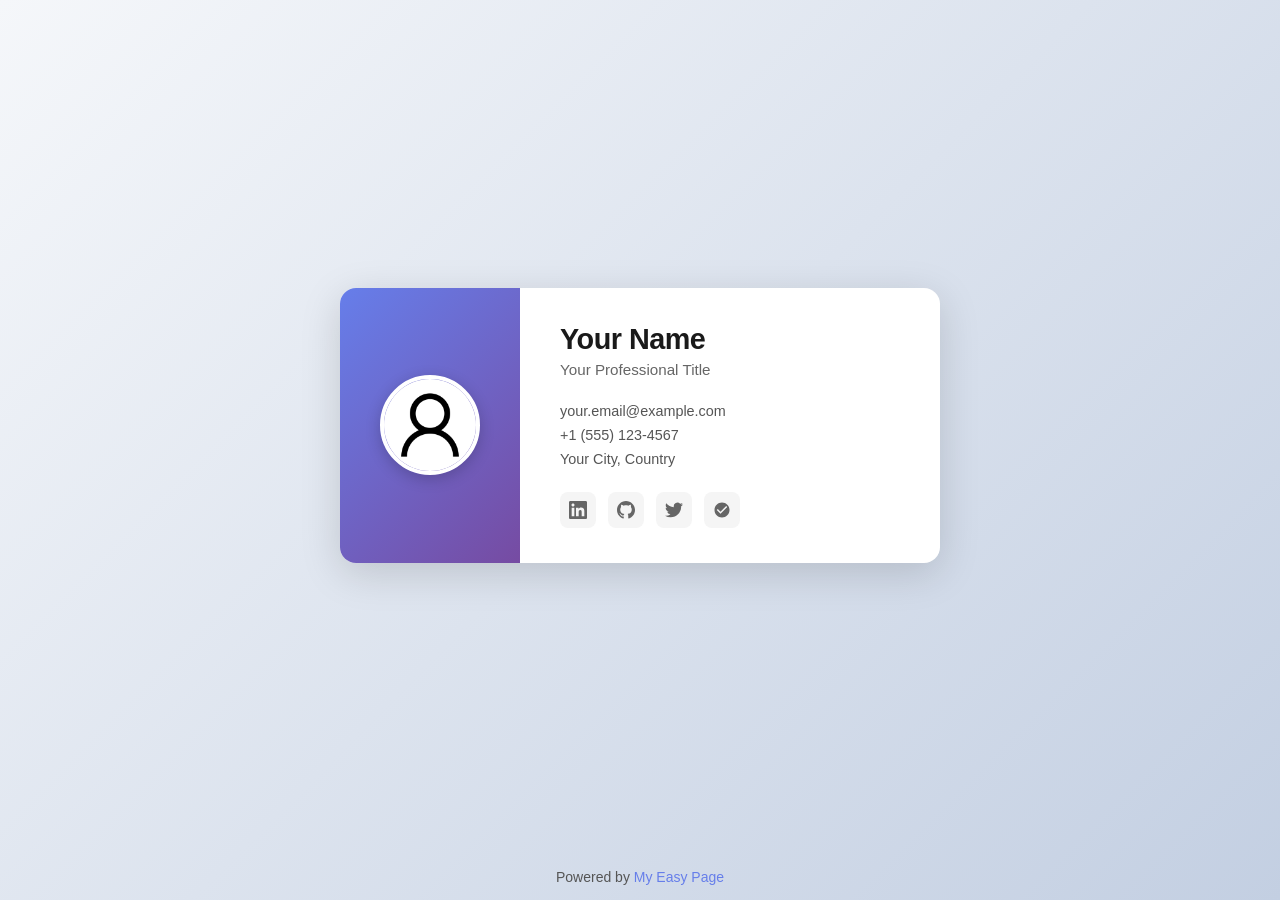
<file: business-card/business-card_template2/index.html>
<!DOCTYPE html>
<html lang="en">
<head>
    <meta charset="UTF-8">
    <meta name="viewport" content="width=device-width, initial-scale=1.0">
    <title>Your Name - Digital Business Card</title>
    <link rel="stylesheet" href="style.css">
</head>
<body>
    <!-- Digital Business Card Container -->
    <div class="business-card">
        
        <!-- Left Section with Avatar -->
        <div class="card-left">
            <img src="preview-images/image1.png" alt="Your Photo" class="avatar">
        </div>

        <!-- Right Section with Content -->
        <div class="card-right">
            <!-- Name and Title -->
            <h1 class="name">Your Name</h1>
            <p class="title">Your Professional Title</p>
            
            <!-- Contact Information -->
            <div class="contact-info">
                <div class="contact-item">
                    <span class="contact-text">your.email@example.com</span>
                </div>
                <div class="contact-item">
                    <span class="contact-text">+1 (555) 123-4567</span>
                </div>
                <div class="contact-item">
                    <span class="contact-text">Your City, Country</span>
                </div>
            </div>

            <!-- Social Media Links -->
            <div class="social-links">
                <a href="https://linkedin.com/in/yourname" class="social-link" target="_blank" title="LinkedIn">
                    <svg width="20" height="20" viewBox="0 0 24 24" fill="currentColor">
                        <path d="M20.447 20.452h-3.554v-5.569c0-1.328-.027-3.037-1.852-3.037-1.853 0-2.136 1.445-2.136 2.939v5.667H9.351V9h3.414v1.561h.046c.477-.9 1.637-1.85 3.37-1.85 3.601 0 4.267 2.37 4.267 5.455v6.286zM5.337 7.433c-1.144 0-2.063-.926-2.063-2.065 0-1.138.92-2.063 2.063-2.063 1.14 0 2.064.925 2.064 2.063 0 1.139-.925 2.065-2.064 2.065zm1.782 13.019H3.555V9h3.564v11.452zM22.225 0H1.771C.792 0 0 .774 0 1.729v20.542C0 23.227.792 24 1.771 24h20.451C23.2 24 24 23.227 24 22.271V1.729C24 .774 23.2 0 22.222 0h.003z"/>
                    </svg>
                </a>
                <a href="https://github.com/yourname" class="social-link" target="_blank" title="GitHub">
                    <svg width="20" height="20" viewBox="0 0 24 24" fill="currentColor">
                        <path d="M12 0c-6.626 0-12 5.373-12 12 0 5.302 3.438 9.8 8.207 11.387.599.111.793-.261.793-.577v-2.234c-3.338.726-4.033-1.416-4.033-1.416-.546-1.387-1.333-1.756-1.333-1.756-1.089-.745.083-.729.083-.729 1.205.084 1.839 1.237 1.839 1.237 1.07 1.834 2.807 1.304 3.492.997.107-.775.418-1.305.762-1.604-2.665-.305-5.467-1.334-5.467-5.931 0-1.311.469-2.381 1.236-3.221-.124-.303-.535-1.524.117-3.176 0 0 1.008-.322 3.301 1.23.957-.266 1.983-.399 3.003-.404 1.02.005 2.047.138 3.006.404 2.291-1.552 3.297-1.23 3.297-1.23.653 1.653.242 2.874.118 3.176.77.84 1.235 1.911 1.235 3.221 0 4.609-2.807 5.624-5.479 5.921.43.372.823 1.102.823 2.222v3.293c0 .319.192.694.801.576 4.765-1.589 8.199-6.086 8.199-11.386 0-6.627-5.373-12-12-12z"/>
                    </svg>
                </a>
                <a href="https://twitter.com/yourname" class="social-link" target="_blank" title="Twitter">
                    <svg width="20" height="20" viewBox="0 0 24 24" fill="currentColor">
                        <path d="M23.953 4.57a10 10 0 01-2.825.775 4.958 4.958 0 002.163-2.723c-.951.555-2.005.959-3.127 1.184a4.92 4.92 0 00-8.384 4.482C7.69 8.095 4.067 6.13 1.64 3.162a4.822 4.822 0 00-.666 2.475c0 1.71.87 3.213 2.188 4.096a4.904 4.904 0 01-2.228-.616v.06a4.923 4.923 0 003.946 4.827 4.996 4.996 0 01-2.212.085 4.936 4.936 0 004.604 3.417 9.867 9.867 0 01-6.102 2.105c-.39 0-.779-.023-1.17-.067a13.995 13.995 0 007.557 2.209c9.053 0 13.998-7.496 13.998-13.985 0-.21 0-.42-.015-.63A9.935 9.935 0 0024 4.59z"/>
                    </svg>
                </a>
                <a href="https://yourwebsite.com" class="social-link" target="_blank" title="Website">
                    <svg width="20" height="20" viewBox="0 0 24 24" fill="currentColor">
                        <path d="M12 2C6.48 2 2 6.48 2 12s4.48 10 10 10 10-4.48 10-10S17.52 2 12 2zm-2 15l-5-5 1.41-1.41L10 14.17l7.59-7.59L19 8l-9 9z"/>
                    </svg>
                </a>
            </div>
        </div>
    </div>

    <!-- Footer -->
    <footer class="page-footer">
        <p>Powered by <a href="https://github.com/HuibingLin/my-easy-page" target="_blank">My Easy Page</a></p>
    </footer>
</body>
</html>
</file>
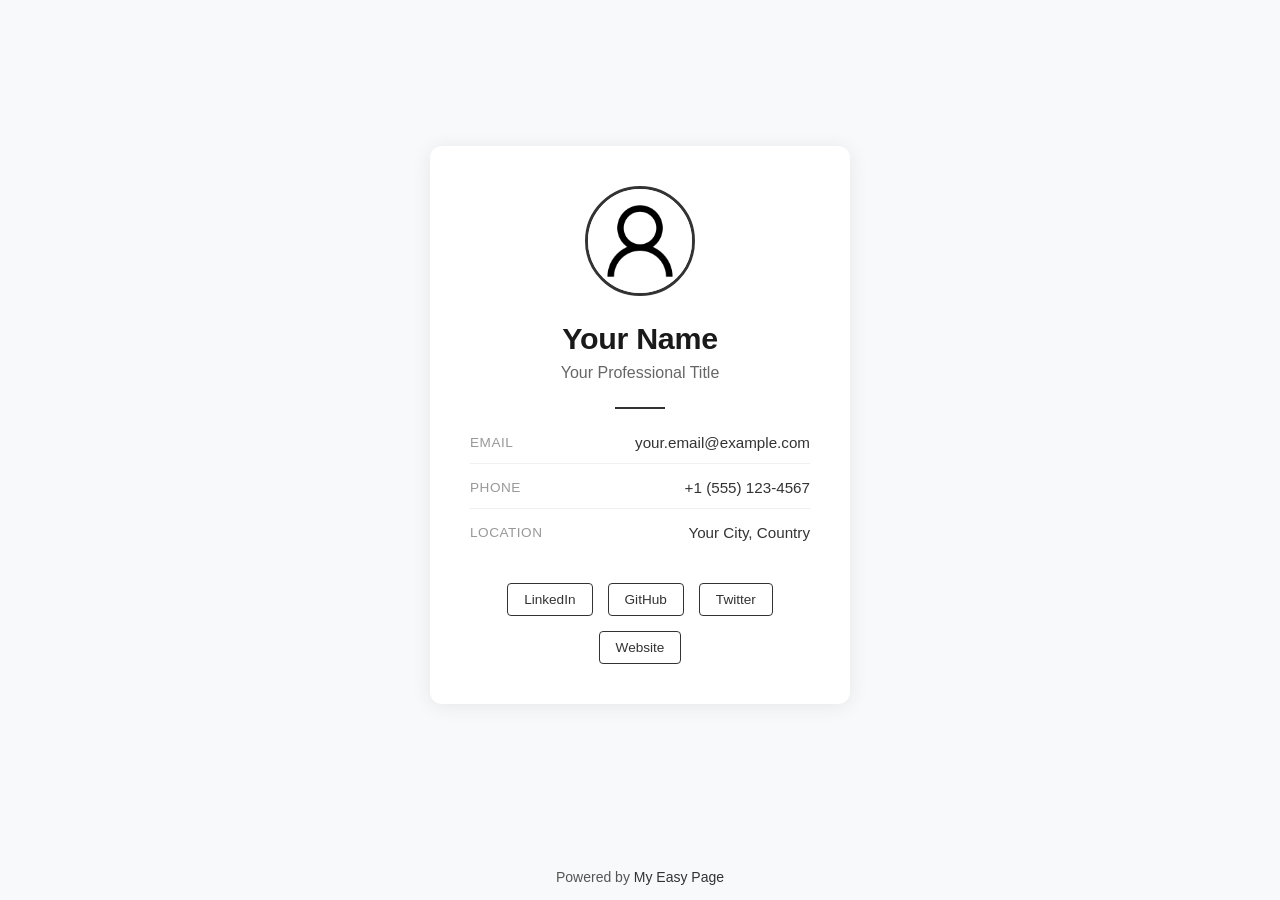
<file: business-card/business-card_template3/index.html>
<!DOCTYPE html>
<html lang="en">
<head>
    <meta charset="UTF-8">
    <meta name="viewport" content="width=device-width, initial-scale=1.0">
    <title>Your Name - Digital Business Card</title>
    <link rel="stylesheet" href="style.css">
</head>
<body>
    <!-- Digital Business Card Container -->
    <div class="business-card">
        
        <!-- Avatar Section -->
        <div class="avatar-section">
            <img src="preview-images/image1.png" alt="Your Photo" class="avatar">
        </div>

        <!-- Content Section -->
        <div class="content-section">
            <!-- Name and Title -->
            <h1 class="name">Your Name</h1>
            <p class="title">Your Professional Title</p>
            
            <!-- Divider -->
            <div class="divider"></div>
            
            <!-- Contact Information -->
            <div class="contact-info">
                <div class="contact-item">
                    <span class="contact-label">Email</span>
                    <span class="contact-value">your.email@example.com</span>
                </div>
                <div class="contact-item">
                    <span class="contact-label">Phone</span>
                    <span class="contact-value">+1 (555) 123-4567</span>
                </div>
                <div class="contact-item">
                    <span class="contact-label">Location</span>
                    <span class="contact-value">Your City, Country</span>
                </div>
            </div>

            <!-- Social Media Links -->
            <div class="social-links">
                <a href="https://linkedin.com/in/yourname" class="social-link" target="_blank" title="LinkedIn">LinkedIn</a>
                <a href="https://github.com/yourname" class="social-link" target="_blank" title="GitHub">GitHub</a>
                <a href="https://twitter.com/yourname" class="social-link" target="_blank" title="Twitter">Twitter</a>
                <a href="https://yourwebsite.com" class="social-link" target="_blank" title="Website">Website</a>
            </div>
        </div>
    </div>

    <!-- Footer -->
    <footer class="page-footer">
        <p>Powered by <a href="https://github.com/HuibingLin/my-easy-page" target="_blank">My Easy Page</a></p>
    </footer>
</body>
</html>
</file>
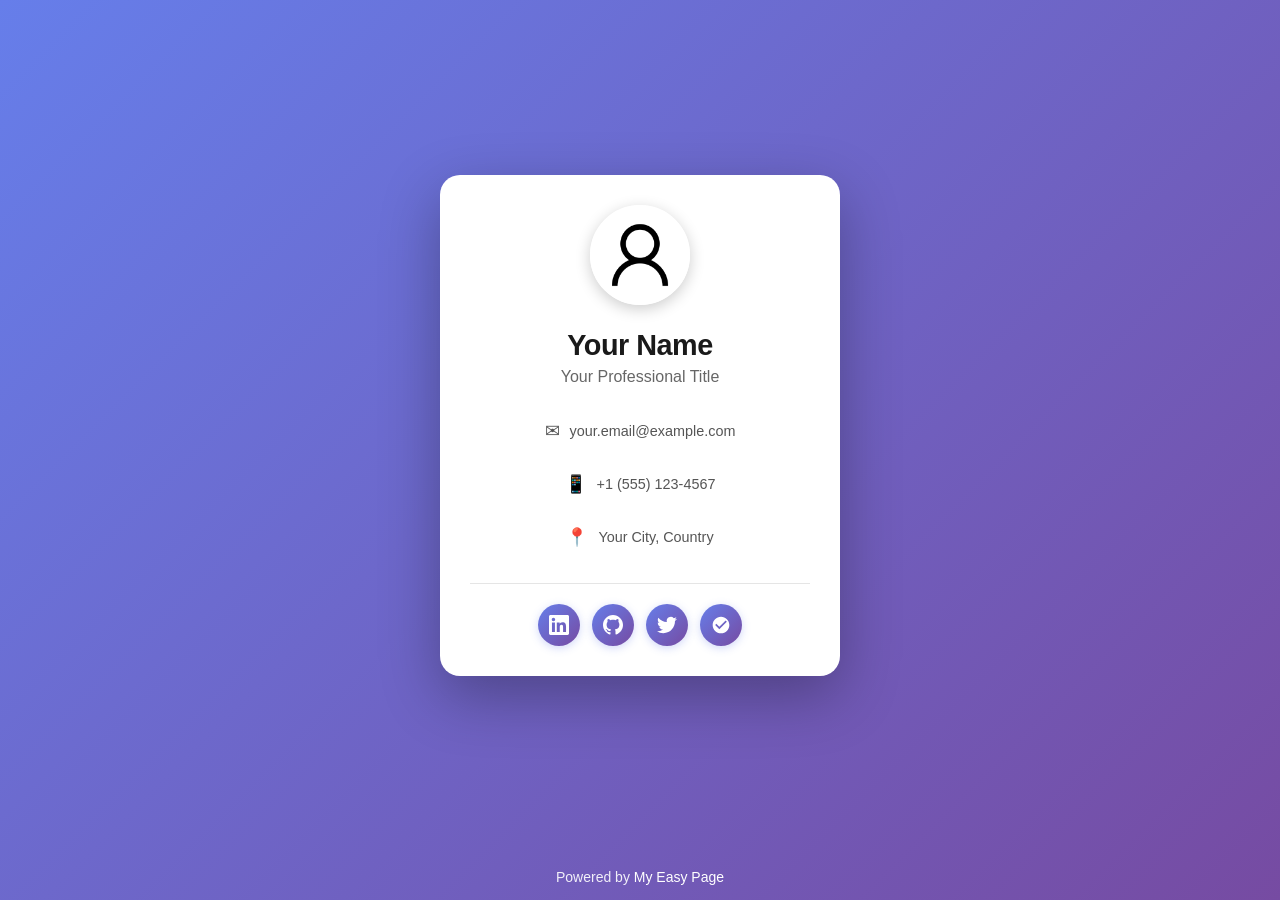
<file: business-card/business-card_template4/index.html>
<!DOCTYPE html>
<html lang="en">
<head>
    <meta charset="UTF-8">
    <meta name="viewport" content="width=device-width, initial-scale=1.0">
    <title>Your Name - Digital Business Card</title>
    <link rel="stylesheet" href="style.css">
</head>
<body>
    <!-- Digital Business Card Container -->
    <div class="business-card">
        
        <!-- Background Pattern -->
        <div class="bg-pattern"></div>
        
        <!-- Card Content -->
        <div class="card-content">
            <!-- Avatar -->
            <div class="avatar-wrapper">
                <img src="preview-images/image1.png" alt="Your Photo" class="avatar">
            </div>

            <!-- Name and Title -->
            <h1 class="name">Your Name</h1>
            <p class="title">Your Professional Title</p>
            
            <!-- Contact Information -->
            <div class="contact-info">
                <a href="mailto:your.email@example.com" class="contact-link">
                    <span class="icon">✉</span>
                    <span>your.email@example.com</span>
                </a>
                <a href="tel:+15551234567" class="contact-link">
                    <span class="icon">📱</span>
                    <span>+1 (555) 123-4567</span>
                </a>
                <div class="contact-link">
                    <span class="icon">📍</span>
                    <span>Your City, Country</span>
                </div>
            </div>

            <!-- Social Media Links -->
            <div class="social-links">
                <a href="https://linkedin.com/in/yourname" class="social-link" target="_blank" title="LinkedIn">
                    <svg width="22" height="22" viewBox="0 0 24 24" fill="currentColor">
                        <path d="M20.447 20.452h-3.554v-5.569c0-1.328-.027-3.037-1.852-3.037-1.853 0-2.136 1.445-2.136 2.939v5.667H9.351V9h3.414v1.561h.046c.477-.9 1.637-1.85 3.37-1.85 3.601 0 4.267 2.37 4.267 5.455v6.286zM5.337 7.433c-1.144 0-2.063-.926-2.063-2.065 0-1.138.92-2.063 2.063-2.063 1.14 0 2.064.925 2.064 2.063 0 1.139-.925 2.065-2.064 2.065zm1.782 13.019H3.555V9h3.564v11.452zM22.225 0H1.771C.792 0 0 .774 0 1.729v20.542C0 23.227.792 24 1.771 24h20.451C23.2 24 24 23.227 24 22.271V1.729C24 .774 23.2 0 22.222 0h.003z"/>
                    </svg>
                </a>
                <a href="https://github.com/yourname" class="social-link" target="_blank" title="GitHub">
                    <svg width="22" height="22" viewBox="0 0 24 24" fill="currentColor">
                        <path d="M12 0c-6.626 0-12 5.373-12 12 0 5.302 3.438 9.8 8.207 11.387.599.111.793-.261.793-.577v-2.234c-3.338.726-4.033-1.416-4.033-1.416-.546-1.387-1.333-1.756-1.333-1.756-1.089-.745.083-.729.083-.729 1.205.084 1.839 1.237 1.839 1.237 1.07 1.834 2.807 1.304 3.492.997.107-.775.418-1.305.762-1.604-2.665-.305-5.467-1.334-5.467-5.931 0-1.311.469-2.381 1.236-3.221-.124-.303-.535-1.524.117-3.176 0 0 1.008-.322 3.301 1.23.957-.266 1.983-.399 3.003-.404 1.02.005 2.047.138 3.006.404 2.291-1.552 3.297-1.23 3.297-1.23.653 1.653.242 2.874.118 3.176.77.84 1.235 1.911 1.235 3.221 0 4.609-2.807 5.624-5.479 5.921.43.372.823 1.102.823 2.222v3.293c0 .319.192.694.801.576 4.765-1.589 8.199-6.086 8.199-11.386 0-6.627-5.373-12-12-12z"/>
                    </svg>
                </a>
                <a href="https://twitter.com/yourname" class="social-link" target="_blank" title="Twitter">
                    <svg width="22" height="22" viewBox="0 0 24 24" fill="currentColor">
                        <path d="M23.953 4.57a10 10 0 01-2.825.775 4.958 4.958 0 002.163-2.723c-.951.555-2.005.959-3.127 1.184a4.92 4.92 0 00-8.384 4.482C7.69 8.095 4.067 6.13 1.64 3.162a4.822 4.822 0 00-.666 2.475c0 1.71.87 3.213 2.188 4.096a4.904 4.904 0 01-2.228-.616v.06a4.923 4.923 0 003.946 4.827 4.996 4.996 0 01-2.212.085 4.936 4.936 0 004.604 3.417 9.867 9.867 0 01-6.102 2.105c-.39 0-.779-.023-1.17-.067a13.995 13.995 0 007.557 2.209c9.053 0 13.998-7.496 13.998-13.985 0-.21 0-.42-.015-.63A9.935 9.935 0 0024 4.59z"/>
                    </svg>
                </a>
                <a href="https://yourwebsite.com" class="social-link" target="_blank" title="Website">
                    <svg width="22" height="22" viewBox="0 0 24 24" fill="currentColor">
                        <path d="M12 2C6.48 2 2 6.48 2 12s4.48 10 10 10 10-4.48 10-10S17.52 2 12 2zm-2 15l-5-5 1.41-1.41L10 14.17l7.59-7.59L19 8l-9 9z"/>
                    </svg>
                </a>
            </div>
        </div>
    </div>

    <!-- Footer -->
    <footer class="page-footer">
        <p>Powered by <a href="https://github.com/HuibingLin/my-easy-page" target="_blank">My Easy Page</a></p>
    </footer>
</body>
</html>
</file>
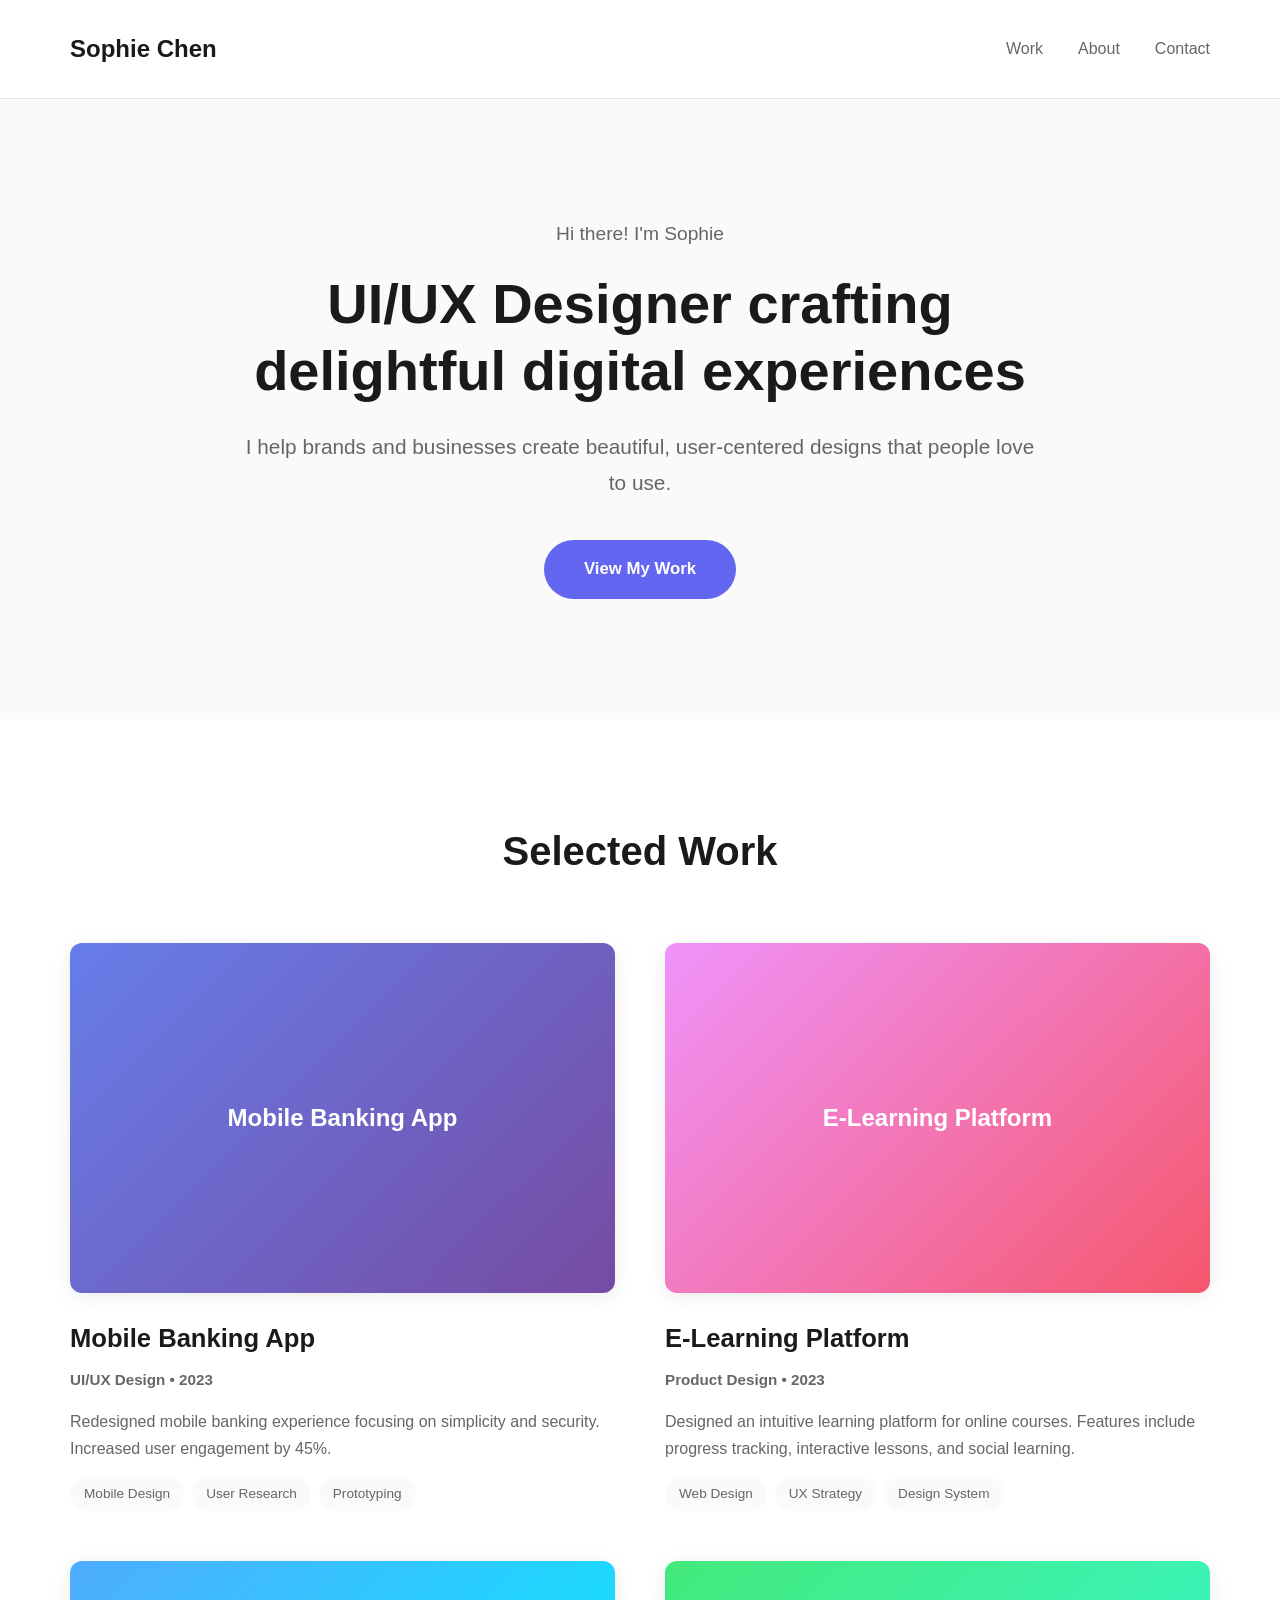
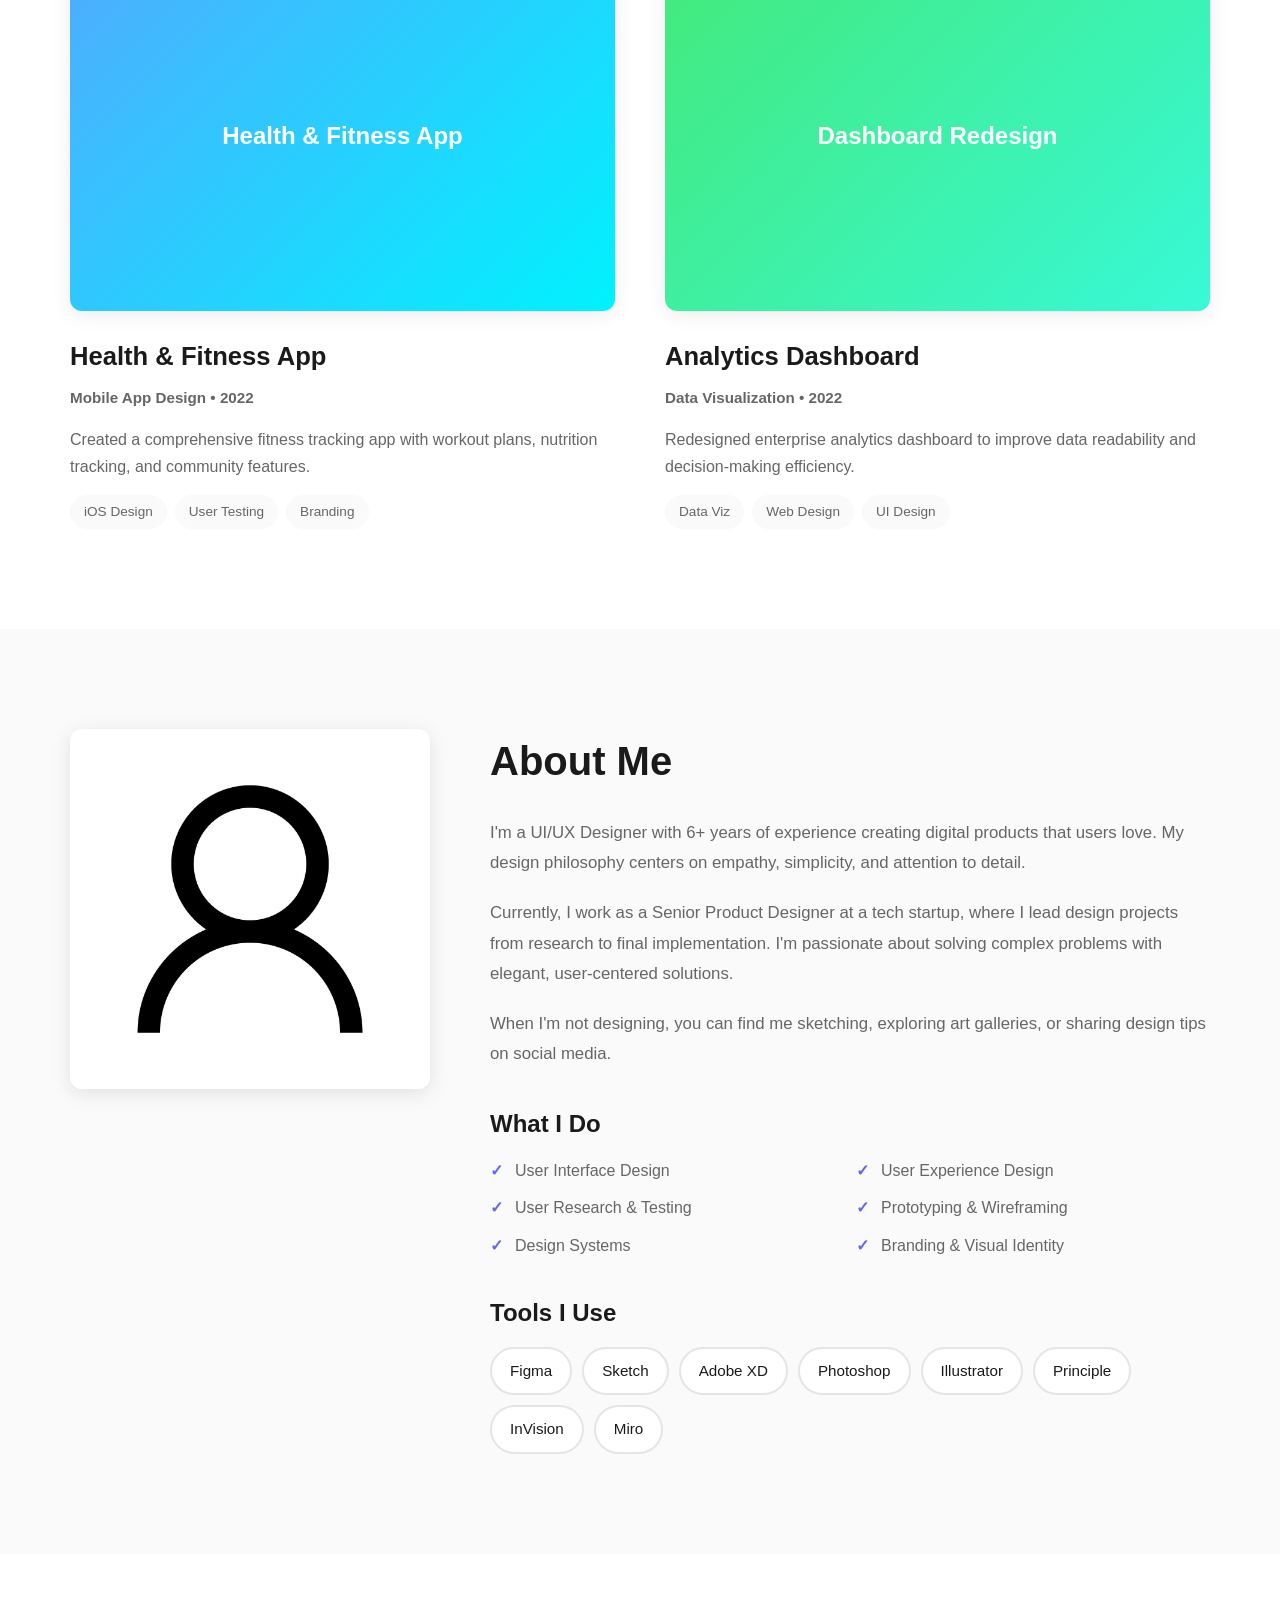
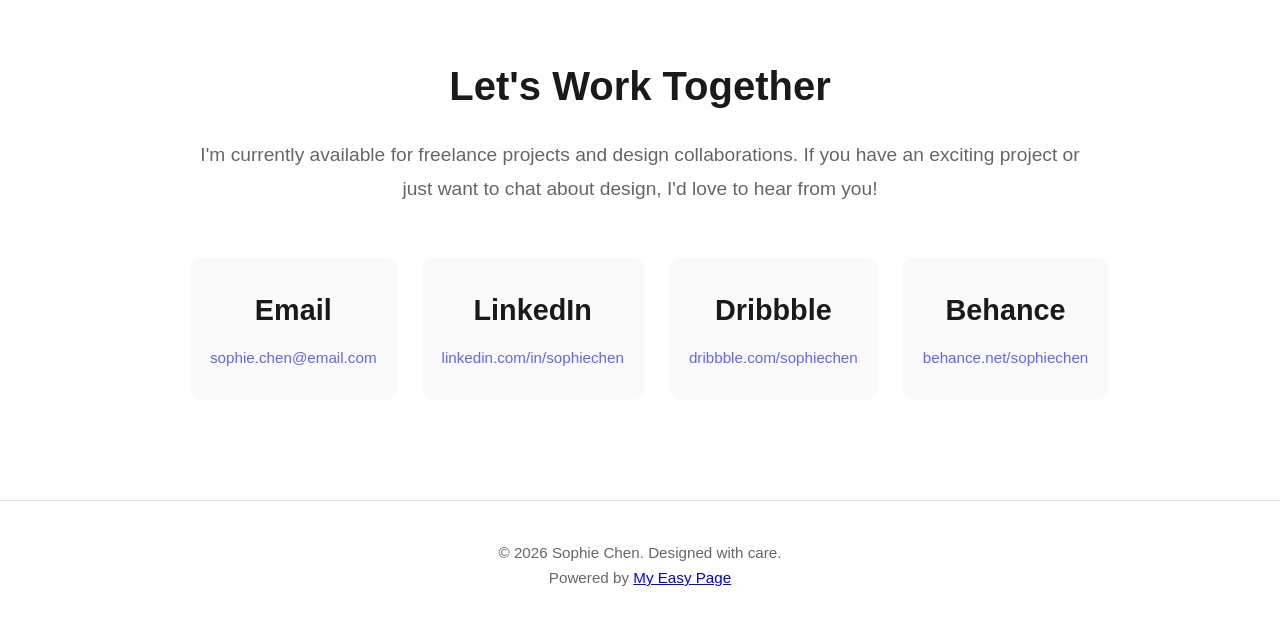
<file: professional/professional_template1/index.html>
<!DOCTYPE html>
<html lang="en">
<head>
    <meta charset="UTF-8">
    <meta name="viewport" content="width=device-width, initial-scale=1.0">
    <title>Sophie Chen - UI/UX Designer</title>
    <link rel="stylesheet" href="style.css">
</head>
<body>
    <!-- Header with navigation -->
    <header class="header">
        <div class="header-content">
            <h1 class="logo-text">Sophie Chen</h1>
            <nav>
                <a href="#work">Work</a>
                <a href="#about">About</a>
                <a href="#contact">Contact</a>
            </nav>
        </div>
    </header>

    <!-- Hero section with title -->
    <section class="hero-section">
        <div class="hero-inner">
            <p class="hero-intro">Hi there! I'm Sophie</p>
            <h2 class="hero-title">UI/UX Designer crafting delightful digital experiences</h2>
            <p class="hero-description">
                I help brands and businesses create beautiful, user-centered designs 
                that people love to use.
            </p>
            <a href="#work" class="cta-button">View My Work</a>
        </div>
    </section>

    <!-- Work/Portfolio section -->
    <section id="work" class="work-section">
        <div class="container">
            <h2 class="section-heading">Selected Work</h2>
            
            <!-- Portfolio grid -->
            <div class="portfolio-grid">
                
                <!-- Project 1 -->
                <div class="portfolio-item">
                    <div class="portfolio-image">
                        <!-- Replace with actual project image -->
                        <div class="placeholder-img" style="background: linear-gradient(135deg, #667eea 0%, #764ba2 100%);">
                            <span>Mobile Banking App</span>
                        </div>
                    </div>
                    <div class="portfolio-info">
                        <h3>Mobile Banking App</h3>
                        <p class="portfolio-role">UI/UX Design • 2023</p>
                        <p>Redesigned mobile banking experience focusing on simplicity and security. 
                           Increased user engagement by 45%.</p>
                        <div class="portfolio-tags">
                            <span>Mobile Design</span>
                            <span>User Research</span>
                            <span>Prototyping</span>
                        </div>
                    </div>
                </div>

                <!-- Project 2 -->
                <div class="portfolio-item">
                    <div class="portfolio-image">
                        <div class="placeholder-img" style="background: linear-gradient(135deg, #f093fb 0%, #f5576c 100%);">
                            <span>E-Learning Platform</span>
                        </div>
                    </div>
                    <div class="portfolio-info">
                        <h3>E-Learning Platform</h3>
                        <p class="portfolio-role">Product Design • 2023</p>
                        <p>Designed an intuitive learning platform for online courses. 
                           Features include progress tracking, interactive lessons, and social learning.</p>
                        <div class="portfolio-tags">
                            <span>Web Design</span>
                            <span>UX Strategy</span>
                            <span>Design System</span>
                        </div>
                    </div>
                </div>

                <!-- Project 3 -->
                <div class="portfolio-item">
                    <div class="portfolio-image">
                        <div class="placeholder-img" style="background: linear-gradient(135deg, #4facfe 0%, #00f2fe 100%);">
                            <span>Health & Fitness App</span>
                        </div>
                    </div>
                    <div class="portfolio-info">
                        <h3>Health & Fitness App</h3>
                        <p class="portfolio-role">Mobile App Design • 2022</p>
                        <p>Created a comprehensive fitness tracking app with workout plans, 
                           nutrition tracking, and community features.</p>
                        <div class="portfolio-tags">
                            <span>iOS Design</span>
                            <span>User Testing</span>
                            <span>Branding</span>
                        </div>
                    </div>
                </div>

                <!-- Project 4 -->
                <div class="portfolio-item">
                    <div class="portfolio-image">
                        <div class="placeholder-img" style="background: linear-gradient(135deg, #43e97b 0%, #38f9d7 100%);">
                            <span>Dashboard Redesign</span>
                        </div>
                    </div>
                    <div class="portfolio-info">
                        <h3>Analytics Dashboard</h3>
                        <p class="portfolio-role">Data Visualization • 2022</p>
                        <p>Redesigned enterprise analytics dashboard to improve data readability 
                           and decision-making efficiency.</p>
                        <div class="portfolio-tags">
                            <span>Data Viz</span>
                            <span>Web Design</span>
                            <span>UI Design</span>
                        </div>
                    </div>
                </div>

            </div>
        </div>
    </section>

    <!-- About section -->
    <section id="about" class="about-section">
        <div class="container">
            <div class="about-grid">
                <div class="about-image">
                    <img src="preview-images/image1.png" alt="Sophie Chen">
                </div>
                <div class="about-content">
                    <h2>About Me</h2>
                    <p>
                        I'm a UI/UX Designer with 6+ years of experience creating digital products 
                        that users love. My design philosophy centers on empathy, simplicity, and 
                        attention to detail.
                    </p>
                    <p>
                        Currently, I work as a Senior Product Designer at a tech startup, where I lead 
                        design projects from research to final implementation. I'm passionate about 
                        solving complex problems with elegant, user-centered solutions.
                    </p>
                    <p>
                        When I'm not designing, you can find me sketching, exploring art galleries, 
                        or sharing design tips on social media.
                    </p>

                    <h3>What I Do</h3>
                    <ul class="services-list">
                        <li>User Interface Design</li>
                        <li>User Experience Design</li>
                        <li>User Research & Testing</li>
                        <li>Prototyping & Wireframing</li>
                        <li>Design Systems</li>
                        <li>Branding & Visual Identity</li>
                    </ul>

                    <h3>Tools I Use</h3>
                    <div class="tools-list">
                        <span>Figma</span>
                        <span>Sketch</span>
                        <span>Adobe XD</span>
                        <span>Photoshop</span>
                        <span>Illustrator</span>
                        <span>Principle</span>
                        <span>InVision</span>
                        <span>Miro</span>
                    </div>
                </div>
            </div>
        </div>
    </section>

    <!-- Contact section -->
    <section id="contact" class="contact-section">
        <div class="container">
            <div class="contact-content">
                <h2>Let's Work Together</h2>
                <p>
                    I'm currently available for freelance projects and design collaborations. 
                    If you have an exciting project or just want to chat about design, 
                    I'd love to hear from you!
                </p>
                <div class="contact-methods">
                    <div class="contact-card">
                        <h3>Email</h3>
                        <a href="mailto:sophie.chen@email.com">sophie.chen@email.com</a>
                    </div>
                    <div class="contact-card">
                        <h3>LinkedIn</h3>
                        <a href="https://linkedin.com">linkedin.com/in/sophiechen</a>
                    </div>
                    <div class="contact-card">
                        <h3>Dribbble</h3>
                        <a href="https://dribbble.com">dribbble.com/sophiechen</a>
                    </div>
                    <div class="contact-card">
                        <h3>Behance</h3>
                        <a href="https://behance.net">behance.net/sophiechen</a>
                    </div>
                </div>
            </div>
        </div>
    </section>

    <!-- Footer -->
    <footer class="footer">
        <div class="container">
            <p>&copy; 2026 Sophie Chen. Designed with care.</p>
            <p>Powered by <a href="https://github.com/HuibingLin/my-easy-page" target="_blank">My Easy Page</a></p>
        </div>
    </footer>
</body>
</html>
</file>
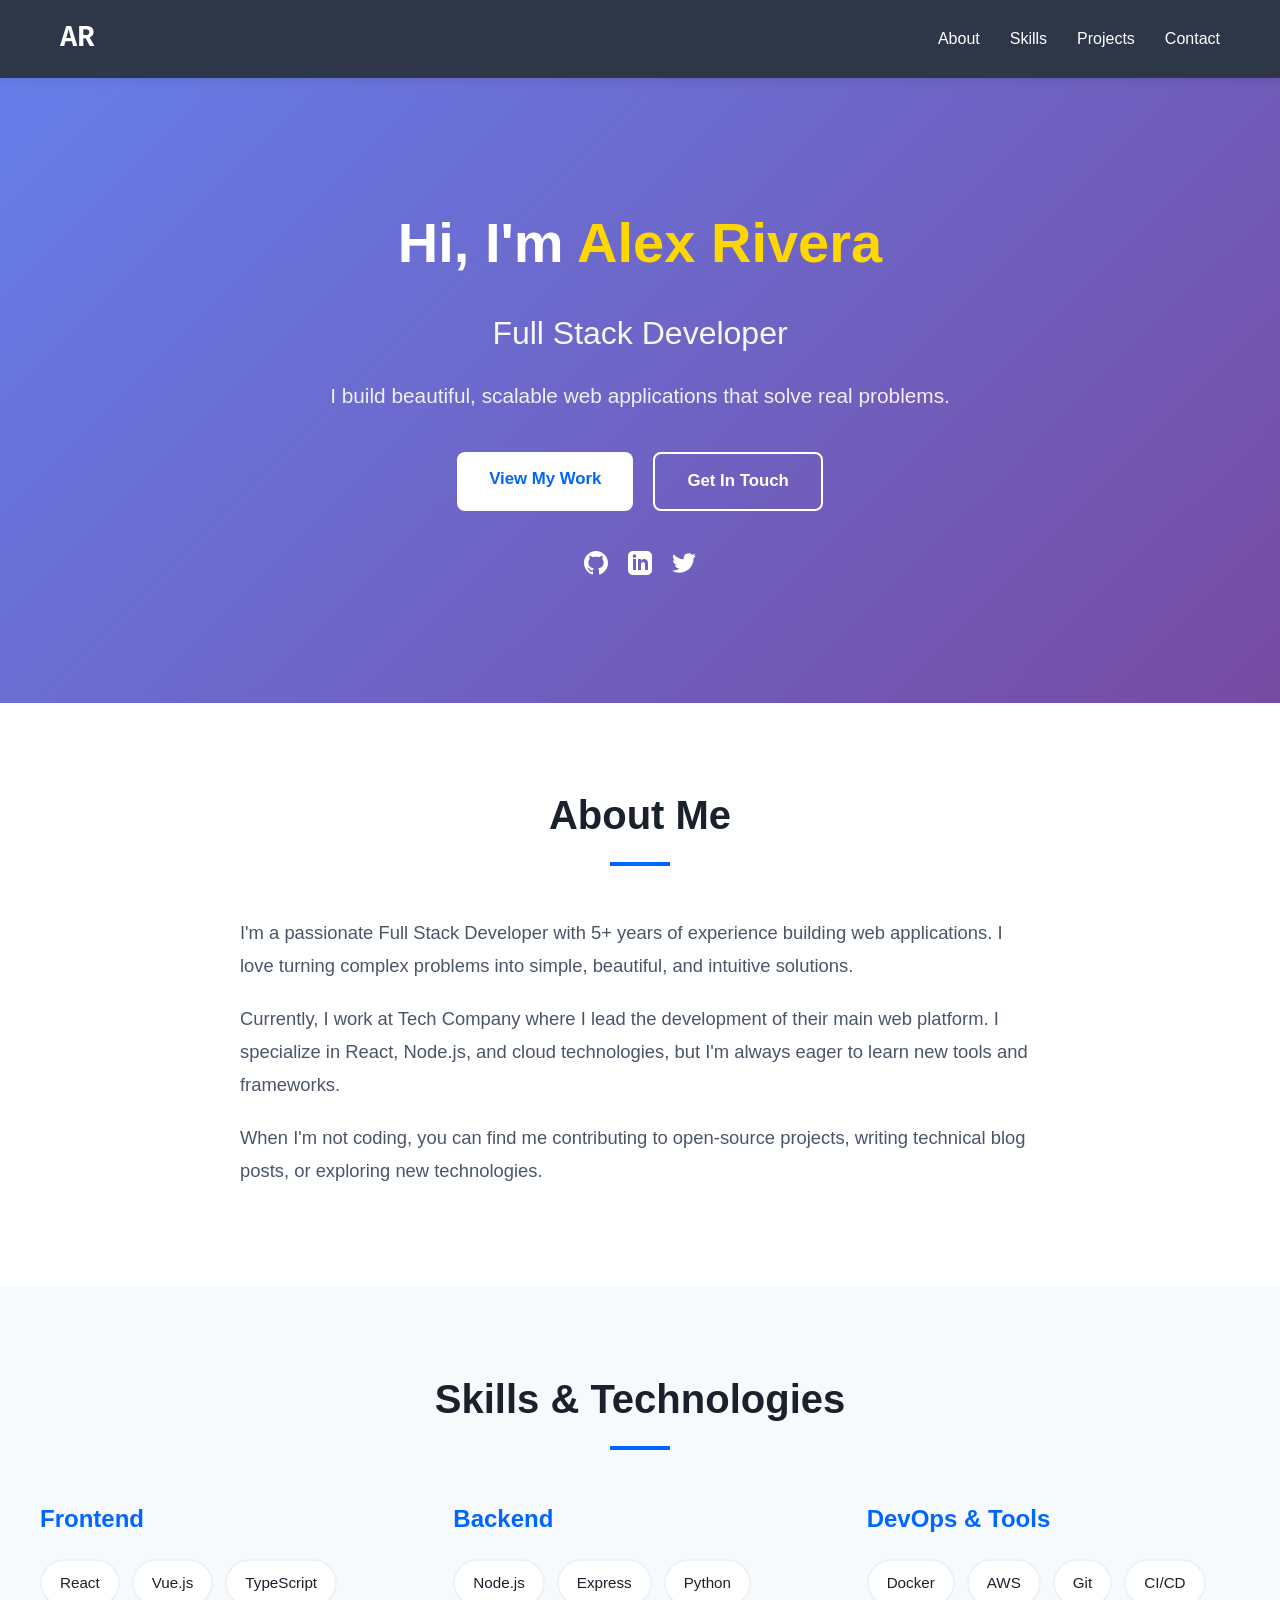
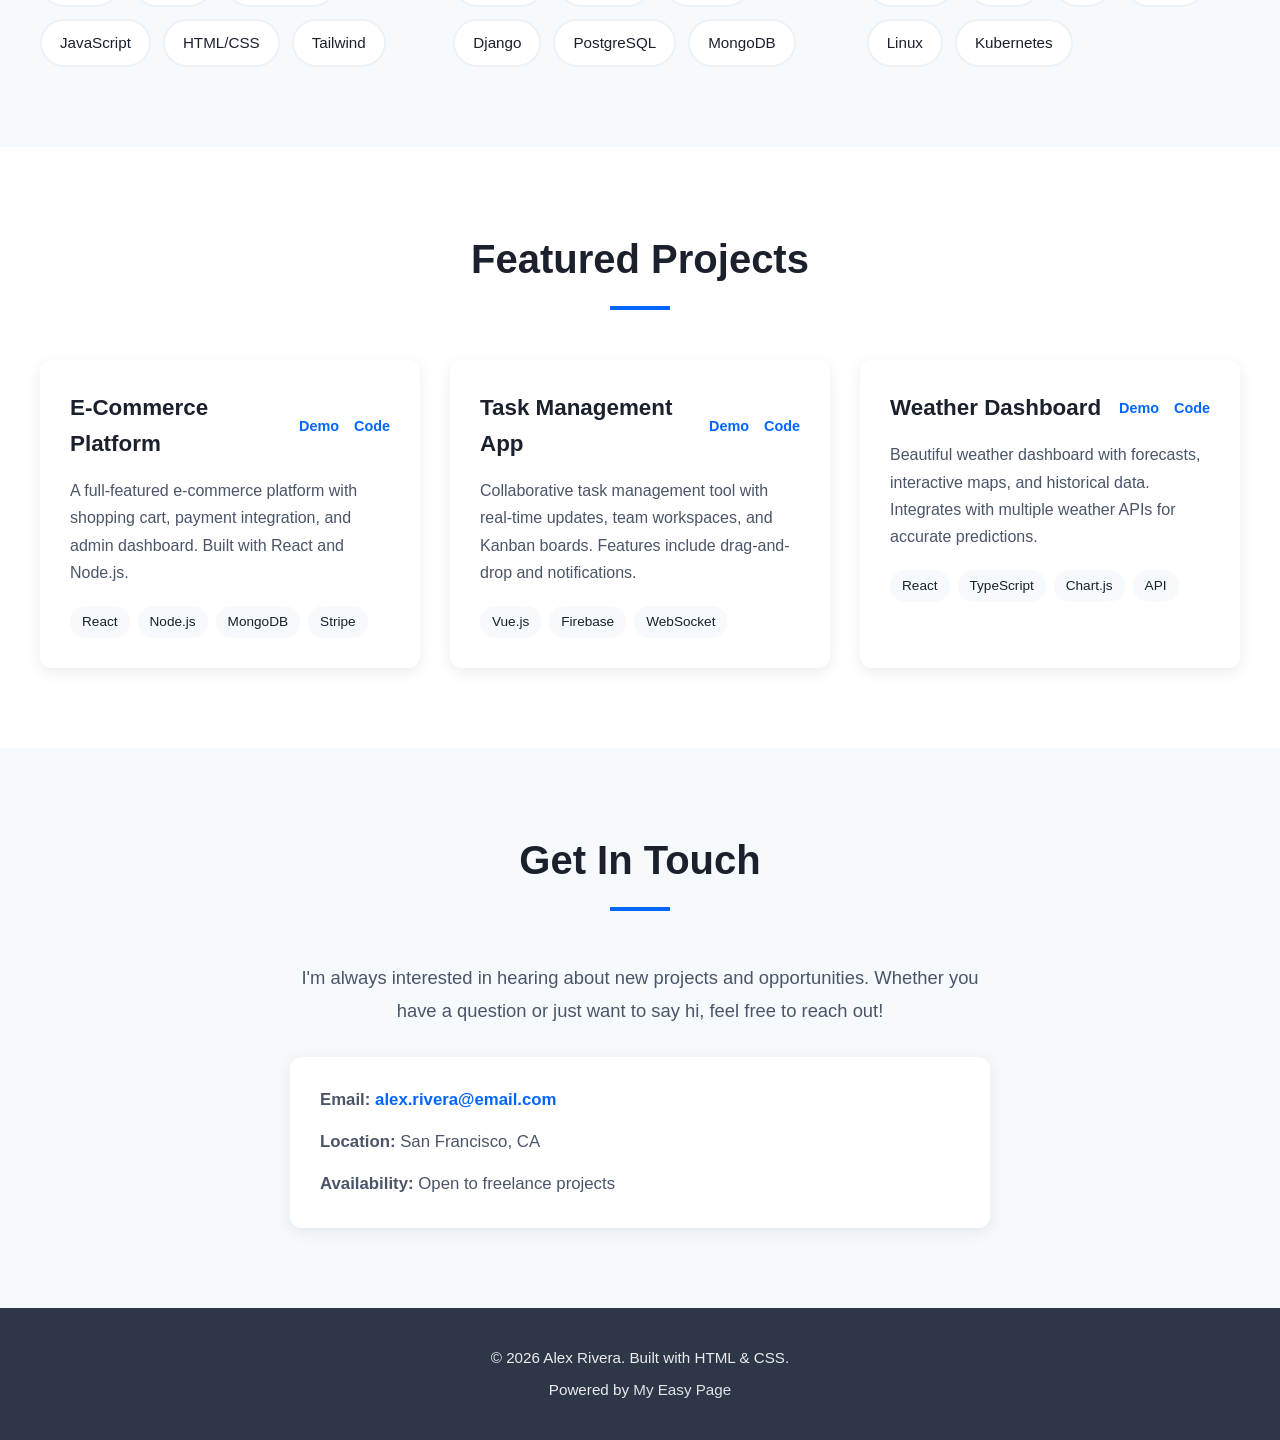
<file: professional/professional_template2/index.html>
<!DOCTYPE html>
<html lang="en">
<head>
    <meta charset="UTF-8">
    <meta name="viewport" content="width=device-width, initial-scale=1.0">
    <title>Alex Rivera - Full Stack Developer</title>
    <link rel="stylesheet" href="style.css">
</head>
<body>
    <!-- Navigation bar -->
    <nav class="navbar">
        <div class="nav-container">
            <a href="#" class="logo">AR</a>
            <ul class="nav-menu">
                <li><a href="#about">About</a></li>
                <li><a href="#skills">Skills</a></li>
                <li><a href="#projects">Projects</a></li>
                <li><a href="#contact">Contact</a></li>
            </ul>
        </div>
    </nav>

    <!-- Hero section with introduction -->
    <section class="hero">
        <div class="hero-content">
            <h1>Hi, I'm <span class="highlight">Alex Rivera</span></h1>
            <h2>Full Stack Developer</h2>
            <p class="tagline">I build beautiful, scalable web applications that solve real problems.</p>
            <div class="hero-buttons">
                <a href="#projects" class="btn btn-primary">View My Work</a>
                <a href="#contact" class="btn btn-secondary">Get In Touch</a>
            </div>
            <div class="social-icons">
                <a href="https://github.com" title="GitHub">
                    <svg width="24" height="24" viewBox="0 0 24 24" fill="currentColor">
                        <path d="M12 0c-6.626 0-12 5.373-12 12 0 5.302 3.438 9.8 8.207 11.387.599.111.793-.261.793-.577v-2.234c-3.338.726-4.033-1.416-4.033-1.416-.546-1.387-1.333-1.756-1.333-1.756-1.089-.745.083-.729.083-.729 1.205.084 1.839 1.237 1.839 1.237 1.07 1.834 2.807 1.304 3.492.997.107-.775.418-1.305.762-1.604-2.665-.305-5.467-1.334-5.467-5.931 0-1.311.469-2.381 1.236-3.221-.124-.303-.535-1.524.117-3.176 0 0 1.008-.322 3.301 1.23.957-.266 1.983-.399 3.003-.404 1.02.005 2.047.138 3.006.404 2.291-1.552 3.297-1.23 3.297-1.23.653 1.653.242 2.874.118 3.176.77.84 1.235 1.911 1.235 3.221 0 4.609-2.807 5.624-5.479 5.921.43.372.823 1.102.823 2.222v3.293c0 .319.192.694.801.576 4.765-1.589 8.199-6.086 8.199-11.386 0-6.627-5.373-12-12-12z"/>
                    </svg>
                </a>
                <a href="https://linkedin.com" title="LinkedIn">
                    <svg width="24" height="24" viewBox="0 0 24 24" fill="currentColor">
                        <path d="M19 0h-14c-2.761 0-5 2.239-5 5v14c0 2.761 2.239 5 5 5h14c2.762 0 5-2.239 5-5v-14c0-2.761-2.238-5-5-5zm-11 19h-3v-11h3v11zm-1.5-12.268c-.966 0-1.75-.79-1.75-1.764s.784-1.764 1.75-1.764 1.75.79 1.75 1.764-.783 1.764-1.75 1.764zm13.5 12.268h-3v-5.604c0-3.368-4-3.113-4 0v5.604h-3v-11h3v1.765c1.396-2.586 7-2.777 7 2.476v6.759z"/>
                    </svg>
                </a>
                <a href="https://twitter.com" title="Twitter">
                    <svg width="24" height="24" viewBox="0 0 24 24" fill="currentColor">
                        <path d="M24 4.557c-.883.392-1.832.656-2.828.775 1.017-.609 1.798-1.574 2.165-2.724-.951.564-2.005.974-3.127 1.195-.897-.957-2.178-1.555-3.594-1.555-3.179 0-5.515 2.966-4.797 6.045-4.091-.205-7.719-2.165-10.148-5.144-1.29 2.213-.669 5.108 1.523 6.574-.806-.026-1.566-.247-2.229-.616-.054 2.281 1.581 4.415 3.949 4.89-.693.188-1.452.232-2.224.084.626 1.956 2.444 3.379 4.6 3.419-2.07 1.623-4.678 2.348-7.29 2.04 2.179 1.397 4.768 2.212 7.548 2.212 9.142 0 14.307-7.721 13.995-14.646.962-.695 1.797-1.562 2.457-2.549z"/>
                    </svg>
                </a>
            </div>
        </div>
    </section>

    <!-- About section -->
    <section id="about" class="section">
        <div class="container">
            <h2 class="section-title">About Me</h2>
            <div class="about-content">
                <p>
                    I'm a passionate Full Stack Developer with 5+ years of experience building web applications. 
                    I love turning complex problems into simple, beautiful, and intuitive solutions.
                </p>
                <p>
                    Currently, I work at Tech Company where I lead the development of their main web platform. 
                    I specialize in React, Node.js, and cloud technologies, but I'm always eager to learn new tools and frameworks.
                </p>
                <p>
                    When I'm not coding, you can find me contributing to open-source projects, writing technical blog posts, 
                    or exploring new technologies.
                </p>
            </div>
        </div>
    </section>

    <!-- Skills section -->
    <section id="skills" class="section section-alt">
        <div class="container">
            <h2 class="section-title">Skills & Technologies</h2>
            
            <div class="skills-grid">
                <div class="skill-category">
                    <h3>Frontend</h3>
                    <div class="skill-tags">
                        <span class="skill-tag">React</span>
                        <span class="skill-tag">Vue.js</span>
                        <span class="skill-tag">TypeScript</span>
                        <span class="skill-tag">JavaScript</span>
                        <span class="skill-tag">HTML/CSS</span>
                        <span class="skill-tag">Tailwind</span>
                    </div>
                </div>

                <div class="skill-category">
                    <h3>Backend</h3>
                    <div class="skill-tags">
                        <span class="skill-tag">Node.js</span>
                        <span class="skill-tag">Express</span>
                        <span class="skill-tag">Python</span>
                        <span class="skill-tag">Django</span>
                        <span class="skill-tag">PostgreSQL</span>
                        <span class="skill-tag">MongoDB</span>
                    </div>
                </div>

                <div class="skill-category">
                    <h3>DevOps & Tools</h3>
                    <div class="skill-tags">
                        <span class="skill-tag">Docker</span>
                        <span class="skill-tag">AWS</span>
                        <span class="skill-tag">Git</span>
                        <span class="skill-tag">CI/CD</span>
                        <span class="skill-tag">Linux</span>
                        <span class="skill-tag">Kubernetes</span>
                    </div>
                </div>
            </div>
        </div>
    </section>

    <!-- Projects section -->
    <section id="projects" class="section">
        <div class="container">
            <h2 class="section-title">Featured Projects</h2>
            
            <div class="projects-grid">
                <!-- Project 1 -->
                <div class="project-card">
                    <div class="project-header">
                        <h3>E-Commerce Platform</h3>
                        <div class="project-links">
                            <a href="#">Demo</a>
                            <a href="#">Code</a>
                        </div>
                    </div>
                    <p class="project-desc">
                        A full-featured e-commerce platform with shopping cart, payment integration, 
                        and admin dashboard. Built with React and Node.js.
                    </p>
                    <div class="project-tech">
                        <span>React</span>
                        <span>Node.js</span>
                        <span>MongoDB</span>
                        <span>Stripe</span>
                    </div>
                </div>

                <!-- Project 2 -->
                <div class="project-card">
                    <div class="project-header">
                        <h3>Task Management App</h3>
                        <div class="project-links">
                            <a href="#">Demo</a>
                            <a href="#">Code</a>
                        </div>
                    </div>
                    <p class="project-desc">
                        Collaborative task management tool with real-time updates, team workspaces, 
                        and Kanban boards. Features include drag-and-drop and notifications.
                    </p>
                    <div class="project-tech">
                        <span>Vue.js</span>
                        <span>Firebase</span>
                        <span>WebSocket</span>
                    </div>
                </div>

                <!-- Project 3 -->
                <div class="project-card">
                    <div class="project-header">
                        <h3>Weather Dashboard</h3>
                        <div class="project-links">
                            <a href="#">Demo</a>
                            <a href="#">Code</a>
                        </div>
                    </div>
                    <p class="project-desc">
                        Beautiful weather dashboard with forecasts, interactive maps, and historical data. 
                        Integrates with multiple weather APIs for accurate predictions.
                    </p>
                    <div class="project-tech">
                        <span>React</span>
                        <span>TypeScript</span>
                        <span>Chart.js</span>
                        <span>API</span>
                    </div>
                </div>
            </div>
        </div>
    </section>

    <!-- Contact section -->
    <section id="contact" class="section section-alt">
        <div class="container">
            <h2 class="section-title">Get In Touch</h2>
            <div class="contact-content">
                <p>
                    I'm always interested in hearing about new projects and opportunities. 
                    Whether you have a question or just want to say hi, feel free to reach out!
                </p>
                <div class="contact-info">
                    <div class="contact-item">
                        <strong>Email:</strong> <a href="mailto:alex.rivera@email.com">alex.rivera@email.com</a>
                    </div>
                    <div class="contact-item">
                        <strong>Location:</strong> San Francisco, CA
                    </div>
                    <div class="contact-item">
                        <strong>Availability:</strong> Open to freelance projects
                    </div>
                </div>
            </div>
        </div>
    </section>

    <!-- Footer -->
    <footer class="footer">
        <div class="container">
            <p>&copy; 2026 Alex Rivera. Built with HTML & CSS.</p>
            <p>Powered by <a href="https://github.com/HuibingLin/my-easy-page" target="_blank">My Easy Page</a></p>
        </div>
    </footer>
    <script>
        // Set current date
        const now = new Date();
        const dateStr = now.toLocaleDateString('en-US', { year: 'numeric', month: 'long', day: 'numeric' });
        if (document.getElementById('current-date')) {
            document.getElementById('current-date').textContent = dateStr;
        }
    </script>
</body>
</html>
</file>
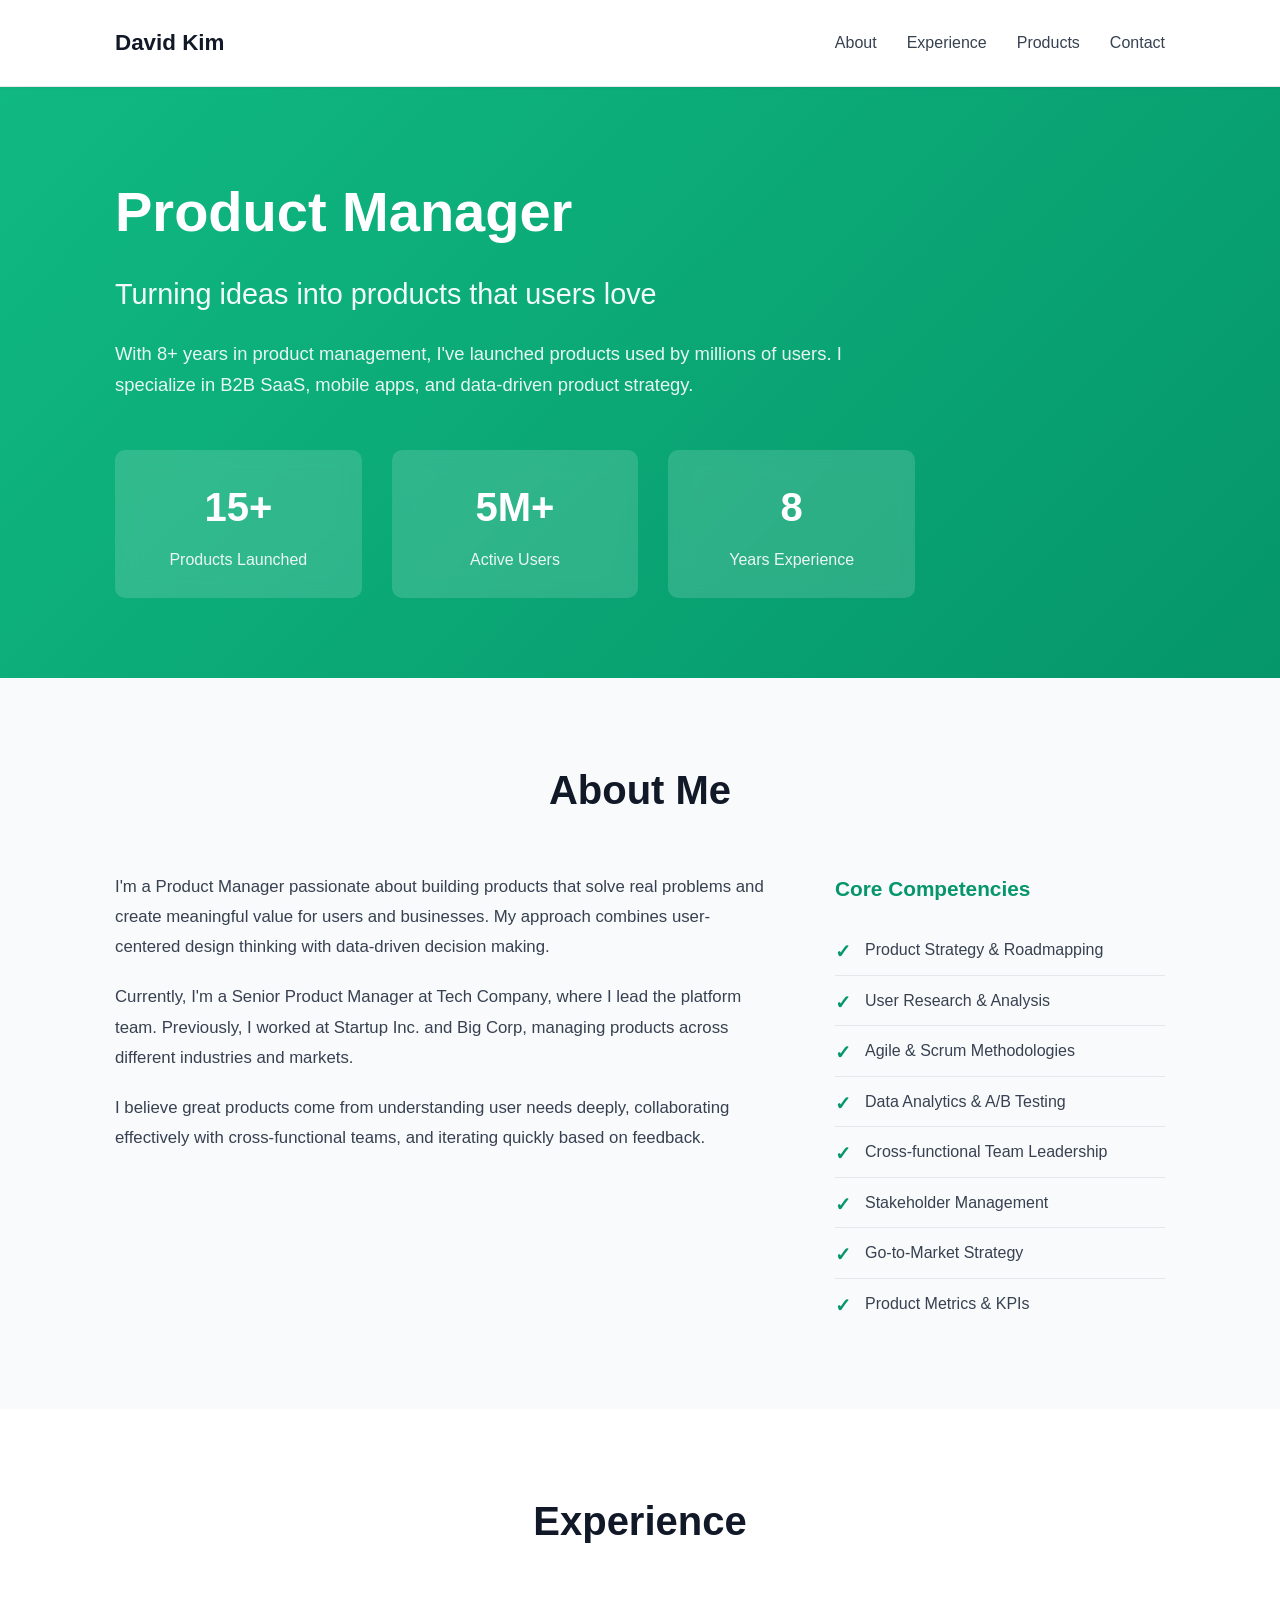
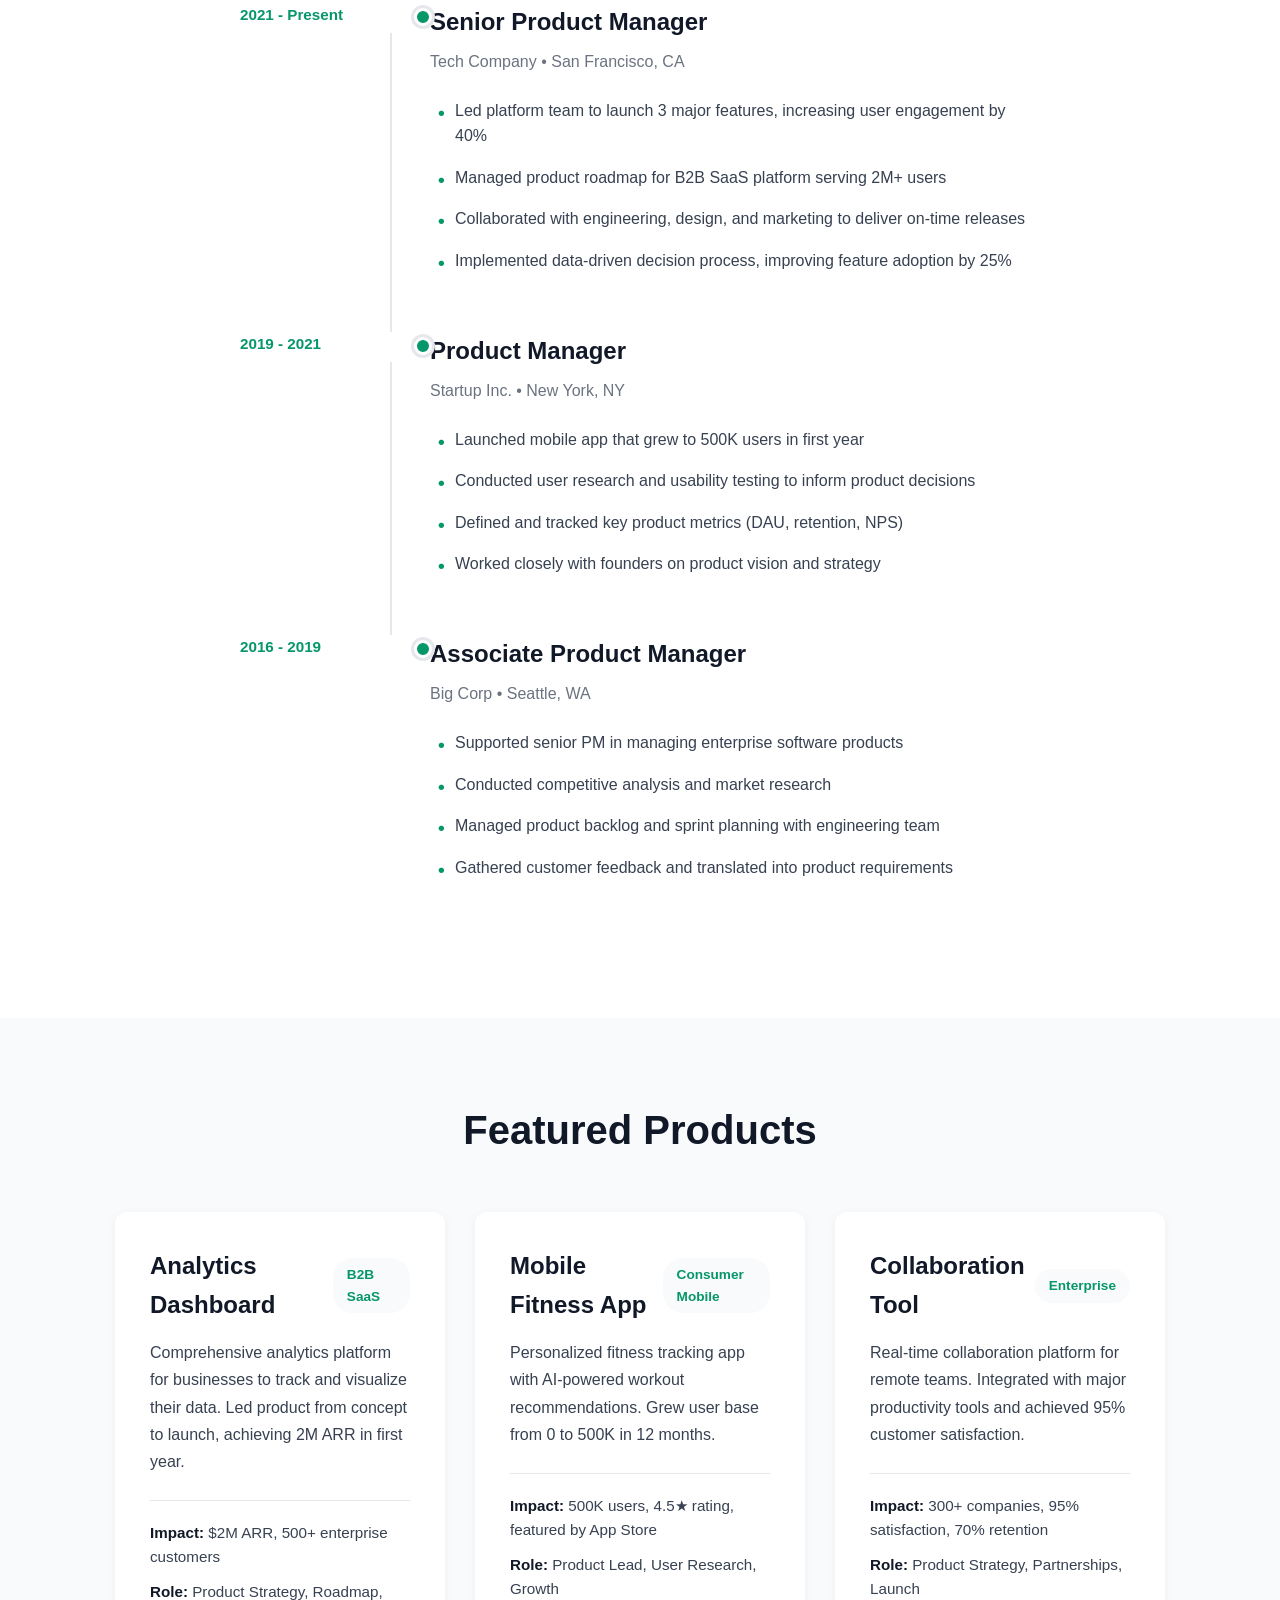
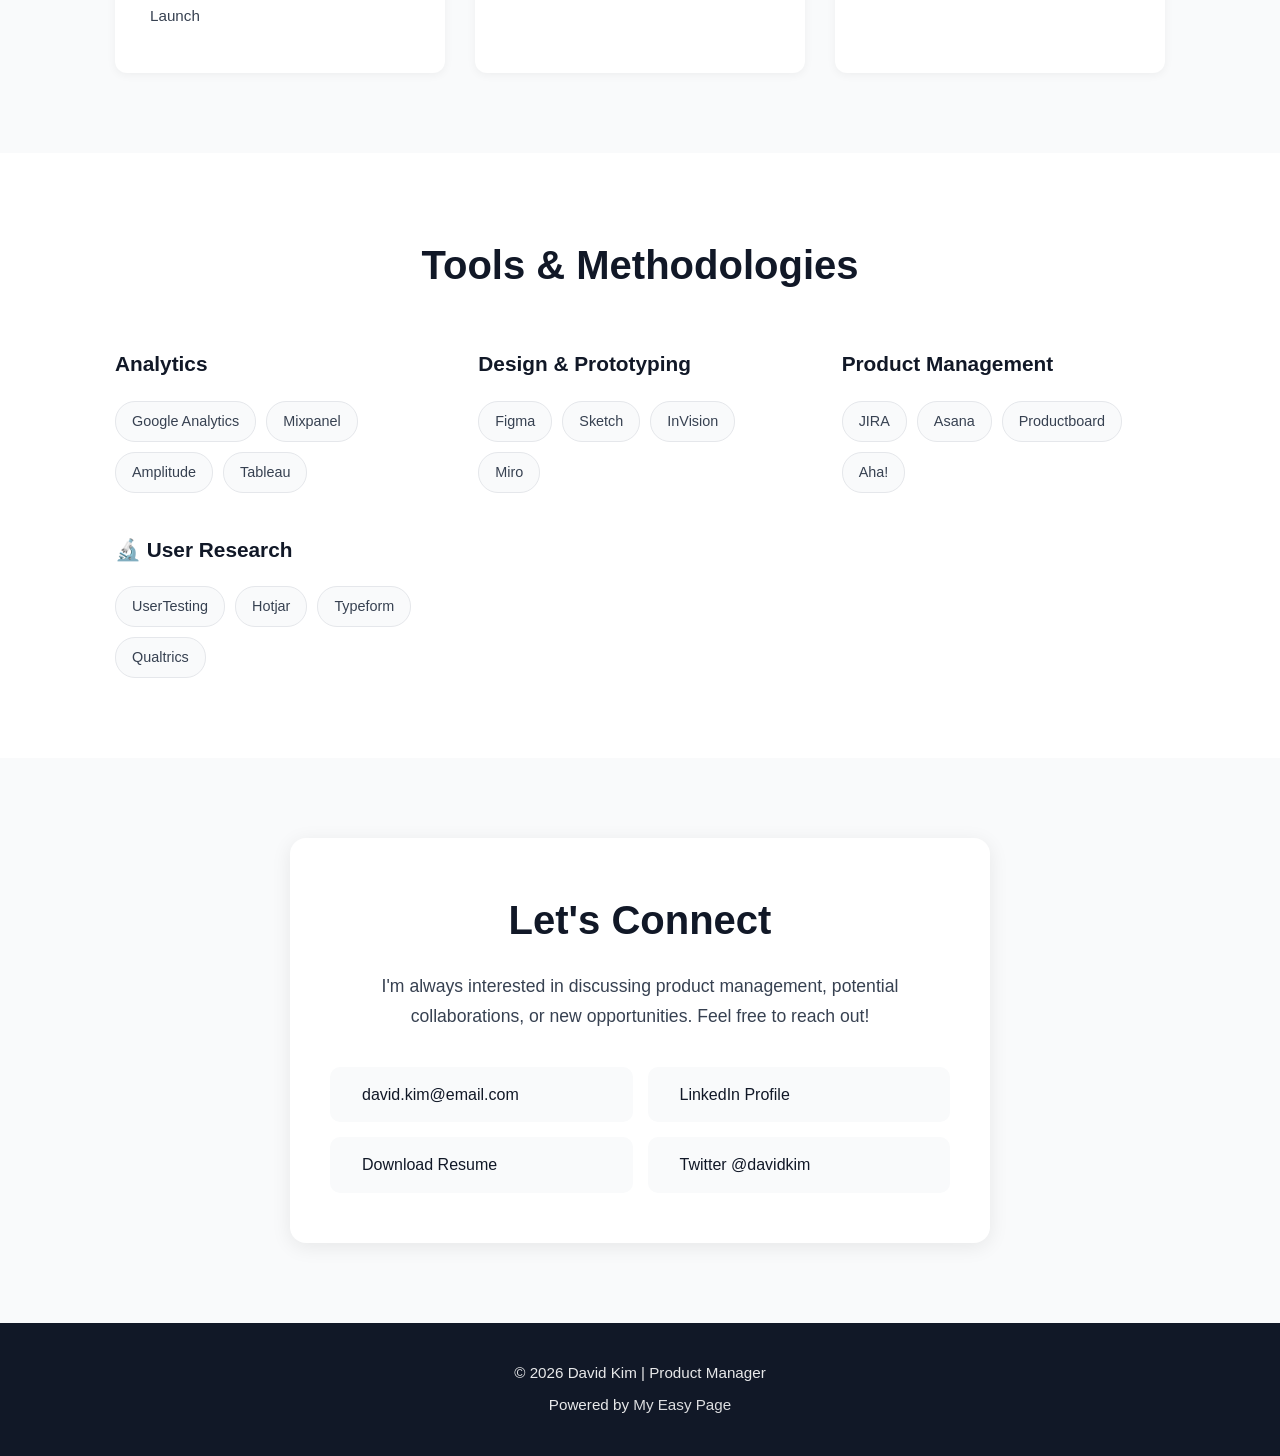
<file: professional/professional_template3/index.html>
<!DOCTYPE html>
<html lang="en">
<head>
    <meta charset="UTF-8">
    <meta name="viewport" content="width=device-width, initial-scale=1.0">
    <title>David Kim - Product Manager</title>
    <link rel="stylesheet" href="style.css">
</head>
<body>
    <!-- Header -->
    <header class="site-header">
        <div class="container">
            <div class="header-flex">
                <div class="logo">David Kim</div>
                <nav class="main-nav">
                    <a href="#about">About</a>
                    <a href="#experience">Experience</a>
                    <a href="#products">Products</a>
                    <a href="#contact">Contact</a>
                </nav>
            </div>
        </div>
    </header>

    <!-- Hero Section -->
    <section class="hero">
        <div class="container">
            <div class="hero-content">
                <h1>Product Manager</h1>
                <p class="hero-subtitle">Turning ideas into products that users love</p>
                <p class="hero-desc">
                    With 8+ years in product management, I've launched products used by millions 
                    of users. I specialize in B2B SaaS, mobile apps, and data-driven product strategy.
                </p>
                <div class="hero-stats">
                    <div class="stat">
                        <div class="stat-number">15+</div>
                        <div class="stat-label">Products Launched</div>
                    </div>
                    <div class="stat">
                        <div class="stat-number">5M+</div>
                        <div class="stat-label">Active Users</div>
                    </div>
                    <div class="stat">
                        <div class="stat-number">8</div>
                        <div class="stat-label">Years Experience</div>
                    </div>
                </div>
            </div>
        </div>
    </section>

    <!-- About Section -->
    <section id="about" class="about-section">
        <div class="container">
            <h2 class="section-title">About Me</h2>
            <div class="about-grid">
                <div class="about-text">
                    <p>
                        I'm a Product Manager passionate about building products that solve real problems 
                        and create meaningful value for users and businesses. My approach combines user-centered 
                        design thinking with data-driven decision making.
                    </p>
                    <p>
                        Currently, I'm a Senior Product Manager at Tech Company, where I lead the platform 
                        team. Previously, I worked at Startup Inc. and Big Corp, managing products across 
                        different industries and markets.
                    </p>
                    <p>
                        I believe great products come from understanding user needs deeply, collaborating 
                        effectively with cross-functional teams, and iterating quickly based on feedback.
                    </p>
                </div>
                <div class="about-skills">
                    <h3>Core Competencies</h3>
                    <ul class="skills-list">
                        <li>Product Strategy & Roadmapping</li>
                        <li>User Research & Analysis</li>
                        <li>Agile & Scrum Methodologies</li>
                        <li>Data Analytics & A/B Testing</li>
                        <li>Cross-functional Team Leadership</li>
                        <li>Stakeholder Management</li>
                        <li>Go-to-Market Strategy</li>
                        <li>Product Metrics & KPIs</li>
                    </ul>
                </div>
            </div>
        </div>
    </section>

    <!-- Experience Section -->
    <section id="experience" class="experience-section">
        <div class="container">
            <h2 class="section-title">Experience</h2>
            
            <div class="timeline">
                <!-- Experience 1 -->
                <div class="timeline-item">
                    <div class="timeline-date">2021 - Present</div>
                    <div class="timeline-content">
                        <h3>Senior Product Manager</h3>
                        <p class="company">Tech Company • San Francisco, CA</p>
                        <ul class="achievements">
                            <li>Led platform team to launch 3 major features, increasing user engagement by 40%</li>
                            <li>Managed product roadmap for B2B SaaS platform serving 2M+ users</li>
                            <li>Collaborated with engineering, design, and marketing to deliver on-time releases</li>
                            <li>Implemented data-driven decision process, improving feature adoption by 25%</li>
                        </ul>
                    </div>
                </div>

                <!-- Experience 2 -->
                <div class="timeline-item">
                    <div class="timeline-date">2019 - 2021</div>
                    <div class="timeline-content">
                        <h3>Product Manager</h3>
                        <p class="company">Startup Inc. • New York, NY</p>
                        <ul class="achievements">
                            <li>Launched mobile app that grew to 500K users in first year</li>
                            <li>Conducted user research and usability testing to inform product decisions</li>
                            <li>Defined and tracked key product metrics (DAU, retention, NPS)</li>
                            <li>Worked closely with founders on product vision and strategy</li>
                        </ul>
                    </div>
                </div>

                <!-- Experience 3 -->
                <div class="timeline-item">
                    <div class="timeline-date">2016 - 2019</div>
                    <div class="timeline-content">
                        <h3>Associate Product Manager</h3>
                        <p class="company">Big Corp • Seattle, WA</p>
                        <ul class="achievements">
                            <li>Supported senior PM in managing enterprise software products</li>
                            <li>Conducted competitive analysis and market research</li>
                            <li>Managed product backlog and sprint planning with engineering team</li>
                            <li>Gathered customer feedback and translated into product requirements</li>
                        </ul>
                    </div>
                </div>
            </div>
        </div>
    </section>

    <!-- Products Section -->
    <section id="products" class="products-section">
        <div class="container">
            <h2 class="section-title">Featured Products</h2>
            
            <div class="products-grid">
                <!-- Product 1 -->
                <div class="product-card">
                    <div class="product-header">
                        <h3>Analytics Dashboard</h3>
                        <span class="product-tag">B2B SaaS</span>
                    </div>
                    <p class="product-desc">
                        Comprehensive analytics platform for businesses to track and visualize their data. 
                        Led product from concept to launch, achieving 2M ARR in first year.
                    </p>
                    <div class="product-impact">
                        <div class="impact-item">
                            <strong>Impact:</strong> $2M ARR, 500+ enterprise customers
                        </div>
                        <div class="impact-item">
                            <strong>Role:</strong> Product Strategy, Roadmap, Launch
                        </div>
                    </div>
                </div>

                <!-- Product 2 -->
                <div class="product-card">
                    <div class="product-header">
                        <h3>Mobile Fitness App</h3>
                        <span class="product-tag">Consumer Mobile</span>
                    </div>
                    <p class="product-desc">
                        Personalized fitness tracking app with AI-powered workout recommendations. 
                        Grew user base from 0 to 500K in 12 months.
                    </p>
                    <div class="product-impact">
                        <div class="impact-item">
                            <strong>Impact:</strong> 500K users, 4.5★ rating, featured by App Store
                        </div>
                        <div class="impact-item">
                            <strong>Role:</strong> Product Lead, User Research, Growth
                        </div>
                    </div>
                </div>

                <!-- Product 3 -->
                <div class="product-card">
                    <div class="product-header">
                        <h3>Collaboration Tool</h3>
                        <span class="product-tag">Enterprise</span>
                    </div>
                    <p class="product-desc">
                        Real-time collaboration platform for remote teams. Integrated with major 
                        productivity tools and achieved 95% customer satisfaction.
                    </p>
                    <div class="product-impact">
                        <div class="impact-item">
                            <strong>Impact:</strong> 300+ companies, 95% satisfaction, 70% retention
                        </div>
                        <div class="impact-item">
                            <strong>Role:</strong> Product Strategy, Partnerships, Launch
                        </div>
                    </div>
                </div>
            </div>
        </div>
    </section>

    <!-- Skills & Tools Section -->
    <section class="tools-section">
        <div class="container">
            <h2 class="section-title">Tools & Methodologies</h2>
            <div class="tools-grid">
                <div class="tool-category">
                    <h3>Analytics</h3>
                    <div class="tool-tags">
                        <span>Google Analytics</span>
                        <span>Mixpanel</span>
                        <span>Amplitude</span>
                        <span>Tableau</span>
                    </div>
                </div>
                <div class="tool-category">
                    <h3>Design & Prototyping</h3>
                    <div class="tool-tags">
                        <span>Figma</span>
                        <span>Sketch</span>
                        <span>InVision</span>
                        <span>Miro</span>
                    </div>
                </div>
                <div class="tool-category">
                    <h3>Product Management</h3>
                    <div class="tool-tags">
                        <span>JIRA</span>
                        <span>Asana</span>
                        <span>Productboard</span>
                        <span>Aha!</span>
                    </div>
                </div>
                <div class="tool-category">
                    <h3>🔬 User Research</h3>
                    <div class="tool-tags">
                        <span>UserTesting</span>
                        <span>Hotjar</span>
                        <span>Typeform</span>
                        <span>Qualtrics</span>
                    </div>
                </div>
            </div>
        </div>
    </section>

    <!-- Contact Section -->
    <section id="contact" class="contact-section">
        <div class="container">
            <div class="contact-box">
                <h2>Let's Connect</h2>
                <p>
                    I'm always interested in discussing product management, potential collaborations, 
                    or new opportunities. Feel free to reach out!
                </p>
                <div class="contact-links">
                    <a href="mailto:david.kim@email.com" class="contact-link">
                        <span class="icon"></span>
                        <span>david.kim@email.com</span>
                    </a>
                    <a href="https://linkedin.com" class="contact-link">
                        <span class="icon"></span>
                        <span>LinkedIn Profile</span>
                    </a>
                    <a href="#" class="contact-link">
                        <span class="icon"></span>
                        <span>Download Resume</span>
                    </a>
                    <a href="https://twitter.com" class="contact-link">
                        <span class="icon"></span>
                        <span>Twitter @davidkim</span>
                    </a>
                </div>
            </div>
        </div>
    </section>

    <!-- Footer -->
    <footer class="footer">
        <div class="container">
            <p>&copy; 2026 David Kim | Product Manager</p>
            <p>Powered by <a href="https://github.com/HuibingLin/my-easy-page" target="_blank">My Easy Page</a></p>
        </div>
    </footer>
    <script>
        // Set current date
        const now = new Date();
        const dateStr = now.toLocaleDateString('en-US', { year: 'numeric', month: 'long', day: 'numeric' });
        if (document.getElementById('current-date')) {
            document.getElementById('current-date').textContent = dateStr;
        }
    </script>
</body>
</html>
</file>
<file: business-card/business-card_template2/style.css>
/* ================================
   Digital Business Card Template 2
   ================================
   
   Horizontal layout design.
   Compact and professional.
   
   HOW TO CUSTOMIZE:
   - Change background colors
   - Adjust card dimensions
   - Modify spacing and typography
   ================================ */

/* Reset and Base Styles */
* {
    margin: 0;
    padding: 0;
    box-sizing: border-box;
}

body {
    font-family: -apple-system, BlinkMacSystemFont, 'Segoe UI', Roboto, 'Helvetica Neue', Arial, sans-serif;
    min-height: 100vh;
    display: flex;
    flex-direction: column;
    align-items: center;
    justify-content: center;
    background: linear-gradient(135deg, #f5f7fa 0%, #c3cfe2 100%);
    padding: 20px 20px 70px 20px;
    position: relative;
    overflow-x: hidden;
}

img,
svg {
    max-width: 100%;
    height: auto;
}

/* Business Card Container */
.business-card {
    background: white;
    border-radius: 16px;
    box-shadow: 0 10px 40px rgba(0, 0, 0, 0.15);
    max-width: 600px;
    width: 100%;
    display: flex;
    overflow: hidden;
    transition: transform 0.3s ease, box-shadow 0.3s ease;
}

.business-card:hover {
    transform: translateY(-5px);
    box-shadow: 0 15px 50px rgba(0, 0, 0, 0.2);
}

/* Left Section */
.card-left {
    background: linear-gradient(135deg, #667eea 0%, #764ba2 100%);
    padding: 40px 30px;
    display: flex;
    align-items: center;
    justify-content: center;
    min-width: 180px;
}

.avatar {
    width: 100px;
    height: 100px;
    border-radius: 50%;
    border: 4px solid white;
    object-fit: cover;
    box-shadow: 0 4px 15px rgba(0, 0, 0, 0.2);
}

/* Right Section */
.card-right {
    padding: 35px 40px;
    flex: 1;
    display: flex;
    flex-direction: column;
    justify-content: center;
}

/* Name */
.name {
    font-size: 1.8rem;
    color: #1a1a1a;
    margin-bottom: 5px;
    font-weight: 700;
    letter-spacing: -0.5px;
}

/* Title */
.title {
    font-size: 0.95rem;
    color: #666;
    margin-bottom: 25px;
    font-weight: 500;
}

/* Contact Information */
.contact-info {
    display: flex;
    flex-direction: column;
    gap: 8px;
    margin-bottom: 20px;
}

.contact-item {
    font-size: 0.9rem;
    color: #555;
    word-break: break-word;
}

.contact-text {
    font-weight: 400;
}

/* Social Links */
.social-links {
    display: flex;
    gap: 12px;
    margin-top: 5px;
}

.social-link {
    width: 36px;
    height: 36px;
    display: flex;
    align-items: center;
    justify-content: center;
    border-radius: 8px;
    background: #f5f5f5;
    color: #666;
    text-decoration: none;
    transition: all 0.3s ease;
}

.social-link:hover {
    background: linear-gradient(135deg, #667eea 0%, #764ba2 100%);
    color: white;
    transform: translateY(-2px);
}

.social-link svg {
    width: 18px;
    height: 18px;
}

/* Responsive Design */
@media (max-width: 640px) {
    .business-card {
        flex-direction: column;
        max-width: 100%;
    }

    .card-left {
        padding: 30px 20px;
        min-width: auto;
    }

    .avatar {
        width: 80px;
        height: 80px;
    }

    .card-right {
        padding: 25px 20px;
    }

    .name {
        font-size: 1.5rem;
    }

    .title {
        font-size: 0.85rem;
    }

    .contact-item {
        font-size: 0.85rem;
    }
}

/* Footer Styles */
.page-footer {
    position: fixed;
    bottom: 0;
    left: 0;
    right: 0;
    text-align: center;
    padding: 15px 20px;
    color: #555;
    font-size: 14px;
    z-index: 100;
}

.page-footer a {
    color: #667eea;
    text-decoration: none;
    font-weight: 500;
    transition: opacity 0.3s ease;
}

.page-footer a:hover {
    opacity: 0.8;
    text-decoration: underline;
}
</file>
<file: business-card/business-card_template3/style.css>
/* ================================
   Digital Business Card Template 3
   ================================
   
   Minimalist single-color design.
   Clean and elegant.
   
   HOW TO CUSTOMIZE:
   - Change primary color
   - Adjust spacing
   - Modify typography
   ================================ */

/* Reset and Base Styles */
* {
    margin: 0;
    padding: 0;
    box-sizing: border-box;
}

body {
    font-family: -apple-system, BlinkMacSystemFont, 'Segoe UI', Roboto, 'Helvetica Neue', Arial, sans-serif;
    min-height: 100vh;
    display: flex;
    flex-direction: column;
    align-items: center;
    justify-content: center;
    background: #f8f9fa;
    padding: 20px 20px 70px 20px;
    position: relative;
    overflow-x: hidden;
}

img,
svg {
    max-width: 100%;
    height: auto;
}

/* Business Card Container */
.business-card {
    background: white;
    border-radius: 12px;
    box-shadow: 0 2px 20px rgba(0, 0, 0, 0.08);
    max-width: 420px;
    width: 100%;
    padding: 40px;
    text-align: center;
    transition: transform 0.3s ease, box-shadow 0.3s ease;
}

.business-card:hover {
    transform: translateY(-5px);
    box-shadow: 0 8px 30px rgba(0, 0, 0, 0.12);
}

/* Avatar Section */
.avatar-section {
    margin-bottom: 25px;
}

.avatar {
    width: 110px;
    height: 110px;
    border-radius: 50%;
    object-fit: cover;
    border: 3px solid #333;
    display: block;
    margin: 0 auto;
}

/* Content Section */
.content-section {
    text-align: center;
}

/* Name */
.name {
    font-size: 1.9rem;
    color: #1a1a1a;
    margin-bottom: 8px;
    font-weight: 600;
    letter-spacing: -0.3px;
}

/* Title */
.title {
    font-size: 1rem;
    color: #666;
    margin-bottom: 25px;
    font-weight: 400;
}

/* Divider */
.divider {
    width: 50px;
    height: 2px;
    background: #333;
    margin: 0 auto 25px;
}

/* Contact Information */
.contact-info {
    display: flex;
    flex-direction: column;
    gap: 15px;
    margin-bottom: 30px;
    text-align: left;
}

.contact-item {
    display: flex;
    justify-content: space-between;
    align-items: center;
    padding-bottom: 12px;
    border-bottom: 1px solid #f0f0f0;
}

.contact-item:last-child {
    border-bottom: none;
}

.contact-label {
    font-size: 0.85rem;
    color: #999;
    font-weight: 500;
    text-transform: uppercase;
    letter-spacing: 0.5px;
}

.contact-value {
    font-size: 0.95rem;
    color: #333;
    font-weight: 400;
    word-break: break-word;
}

/* Social Links */
.social-links {
    display: flex;
    justify-content: center;
    gap: 15px;
    flex-wrap: wrap;
}

.social-link {
    padding: 8px 16px;
    border: 1px solid #333;
    border-radius: 4px;
    color: #333;
    text-decoration: none;
    font-size: 0.85rem;
    font-weight: 500;
    transition: all 0.3s ease;
}

.social-link:hover {
    background: #333;
    color: white;
    transform: translateY(-2px);
}

/* Responsive Design */
@media (max-width: 480px) {
    .business-card {
        max-width: 100%;
        padding: 30px 20px;
    }

    .avatar {
        width: 90px;
        height: 90px;
    }

    .name {
        font-size: 1.6rem;
    }

    .title {
        font-size: 0.9rem;
    }

    .contact-item {
        flex-direction: column;
        align-items: flex-start;
        gap: 5px;
    }

    .contact-label {
        font-size: 0.8rem;
    }

    .contact-value {
        font-size: 0.9rem;
    }

    .social-links {
        gap: 10px;
    }

    .social-link {
        font-size: 0.8rem;
        padding: 6px 12px;
    }
}

/* Footer Styles */
.page-footer {
    position: fixed;
    bottom: 0;
    left: 0;
    right: 0;
    text-align: center;
    padding: 15px 20px;
    color: #555;
    font-size: 14px;
    z-index: 100;
}

.page-footer a {
    color: #333;
    text-decoration: none;
    font-weight: 500;
    transition: opacity 0.3s ease;
}

.page-footer a:hover {
    opacity: 0.7;
    text-decoration: underline;
}
</file>
<file: business-card/business-card_template4/style.css>
/* ================================
   Digital Business Card Template 4
   ================================
   
   Modern design with background pattern.
   Vibrant and eye-catching.
   
   HOW TO CUSTOMIZE:
   - Change gradient colors
   - Modify pattern style
   - Adjust card dimensions
   ================================ */

/* Reset and Base Styles */
* {
    margin: 0;
    padding: 0;
    box-sizing: border-box;
}

body {
    font-family: -apple-system, BlinkMacSystemFont, 'Segoe UI', Roboto, 'Helvetica Neue', Arial, sans-serif;
    min-height: 100vh;
    display: flex;
    flex-direction: column;
    align-items: center;
    justify-content: center;
    background: linear-gradient(135deg, #667eea 0%, #764ba2 100%);
    padding: 20px 20px 70px 20px;
    position: relative;
    overflow-x: hidden;
}

img,
svg {
    max-width: 100%;
    height: auto;
}

/* Business Card Container */
.business-card {
    background: white;
    border-radius: 20px;
    box-shadow: 0 20px 60px rgba(0, 0, 0, 0.3);
    max-width: 400px;
    width: 100%;
    position: relative;
    overflow: hidden;
    transition: transform 0.3s ease, box-shadow 0.3s ease;
}

.business-card:hover {
    transform: translateY(-8px);
    box-shadow: 0 25px 70px rgba(0, 0, 0, 0.4);
}

/* Background Pattern */
.bg-pattern {
    position: absolute;
    top: 0;
    left: 0;
    right: 0;
    height: 180px;
    background: linear-gradient(135deg, #667eea 0%, #764ba2 100%);
    background-image: 
        radial-gradient(circle at 20% 50%, rgba(255,255,255,0.1) 0%, transparent 50%),
        radial-gradient(circle at 80% 80%, rgba(255,255,255,0.1) 0%, transparent 50%);
}

/* Card Content */
.card-content {
    position: relative;
    z-index: 1;
    padding: 30px;
    text-align: center;
}

/* Avatar Wrapper */
.avatar-wrapper {
    margin-bottom: 20px;
    position: relative;
    display: inline-block;
}

.avatar {
    width: 100px;
    height: 100px;
    border-radius: 50%;
    border: 5px solid white;
    object-fit: cover;
    box-shadow: 0 4px 15px rgba(0, 0, 0, 0.2);
    display: block;
}

/* Name */
.name {
    font-size: 1.8rem;
    color: #1a1a1a;
    margin-bottom: 6px;
    font-weight: 700;
    letter-spacing: -0.5px;
}

/* Title */
.title {
    font-size: 1rem;
    color: #666;
    margin-bottom: 25px;
    font-weight: 500;
}

/* Contact Information */
.contact-info {
    display: flex;
    flex-direction: column;
    gap: 12px;
    margin-bottom: 25px;
}

.contact-link {
    display: flex;
    align-items: center;
    justify-content: center;
    gap: 10px;
    font-size: 0.9rem;
    color: #555;
    text-decoration: none;
    padding: 10px;
    border-radius: 8px;
    transition: background 0.3s ease;
    word-break: break-word;
}

.contact-link:hover {
    background: #f5f5f5;
}

.contact-link .icon {
    font-size: 1.1rem;
}

/* Social Links */
.social-links {
    display: flex;
    justify-content: center;
    gap: 12px;
    padding-top: 20px;
    border-top: 1px solid #e5e5e5;
}

.social-link {
    width: 42px;
    height: 42px;
    display: flex;
    align-items: center;
    justify-content: center;
    border-radius: 50%;
    background: linear-gradient(135deg, #667eea 0%, #764ba2 100%);
    color: white;
    text-decoration: none;
    transition: all 0.3s ease;
    box-shadow: 0 2px 8px rgba(102, 126, 234, 0.3);
}

.social-link:hover {
    transform: translateY(-3px) scale(1.1);
    box-shadow: 0 4px 15px rgba(102, 126, 234, 0.5);
}

.social-link svg {
    width: 20px;
    height: 20px;
}

/* Responsive Design */
@media (max-width: 480px) {
    .business-card {
        max-width: 100%;
        border-radius: 16px;
    }

    .bg-pattern {
        height: 160px;
    }

    .card-content {
        padding: 25px 20px;
    }

    .avatar {
        width: 90px;
        height: 90px;
        border-width: 4px;
    }

    .name {
        font-size: 1.5rem;
    }

    .title {
        font-size: 0.9rem;
    }

    .contact-link {
        font-size: 0.85rem;
    }

    .social-link {
        width: 38px;
        height: 38px;
    }

    .social-link svg {
        width: 18px;
        height: 18px;
    }
}

/* Footer Styles */
.page-footer {
    position: fixed;
    bottom: 0;
    left: 0;
    right: 0;
    text-align: center;
    padding: 15px 20px;
    color: rgba(255, 255, 255, 0.9);
    font-size: 14px;
    z-index: 100;
}

.page-footer a {
    color: rgba(255, 255, 255, 1);
    text-decoration: none;
    font-weight: 500;
    transition: opacity 0.3s ease;
}

.page-footer a:hover {
    opacity: 0.8;
    text-decoration: underline;
}
</file>
<file: professional/professional_template1/style.css>
/* ================================
   Designer Homepage Stylesheet
   ================================
   
   Visual-first template for designers.
   Clean, elegant, with focus on portfolio showcase.
   
   HOW TO CUSTOMIZE:
   - Replace placeholder images with your work
   - Change accent colors
   - Adjust portfolio grid layout
   ================================ */

/* Color palette */
:root {
    --accent-color: #6366F1;
    --text-primary: #1a1a1a;
    --text-secondary: #666;
    --bg-light: #fafafa;
    --white: #ffffff;
    --border-color: #e5e5e5;
}

/* Reset */
* {
    margin: 0;
    padding: 0;
    box-sizing: border-box;
}

body {
    font-family: 'Inter', -apple-system, BlinkMacSystemFont, 'Segoe UI', sans-serif;
    line-height: 1.6;
    color: var(--text-primary);
    background: var(--white);
    overflow-x: hidden;
}

img,
svg {
    max-width: 100%;
    height: auto;
}

/* Container */
.container {
    max-width: 1200px;
    margin: 0 auto;
    padding: 0 30px;
}

/* Header */
.header {
    padding: 30px 0;
    border-bottom: 1px solid var(--border-color);
    background: var(--white);
    position: sticky;
    top: 0;
    z-index: 100;
}

.header-content {
    max-width: 1200px;
    margin: 0 auto;
    padding: 0 30px;
    display: flex;
    justify-content: space-between;
    align-items: center;
}

.logo-text {
    font-size: 1.5rem;
    font-weight: 700;
    color: var(--text-primary);
}

nav {
    display: flex;
    gap: 35px;
    flex-wrap: wrap;
}

nav a {
    color: var(--text-secondary);
    text-decoration: none;
    font-weight: 500;
    transition: color 0.3s ease;
    font-size: 1rem;
}

nav a:hover {
    color: var(--accent-color);
}

/* Hero section */
.hero-section {
    padding: 120px 30px;
    background: var(--bg-light);
}

.hero-inner {
    max-width: 800px;
    margin: 0 auto;
    text-align: center;
}

.hero-intro {
    font-size: 1.2rem;
    color: var(--text-secondary);
    margin-bottom: 20px;
}

.hero-title {
    font-size: 3.5rem;
    font-weight: 700;
    line-height: 1.2;
    margin-bottom: 25px;
    color: var(--text-primary);
}

.hero-description {
    font-size: 1.3rem;
    color: var(--text-secondary);
    margin-bottom: 40px;
    line-height: 1.7;
}

.cta-button {
    display: inline-block;
    background: var(--accent-color);
    color: var(--white);
    padding: 16px 40px;
    border-radius: 30px;
    text-decoration: none;
    font-weight: 600;
    font-size: 1.05rem;
    transition: all 0.3s ease;
}

.cta-button:hover {
    transform: translateY(-3px);
    box-shadow: 0 10px 30px rgba(99, 102, 241, 0.3);
}

/* Section headings */
.section-heading {
    font-size: 2.5rem;
    text-align: center;
    margin-bottom: 60px;
    font-weight: 700;
}

/* Work section */
.work-section {
    padding: 100px 0;
}

/* Portfolio grid */
.portfolio-grid {
    display: grid;
    grid-template-columns: repeat(2, 1fr);
    gap: 50px;
}

.portfolio-item {
    transition: transform 0.3s ease;
}

.portfolio-item:hover {
    transform: translateY(-5px);
}

.portfolio-image {
    margin-bottom: 25px;
    border-radius: 12px;
    overflow: hidden;
    box-shadow: 0 4px 20px rgba(0, 0, 0, 0.08);
}

/* Placeholder for project images */
.placeholder-img {
    width: 100%;
    height: 350px;
    display: flex;
    align-items: center;
    justify-content: center;
    color: white;
    font-size: 1.5rem;
    font-weight: 600;
}

.portfolio-info h3 {
    font-size: 1.6rem;
    margin-bottom: 8px;
    font-weight: 700;
}

.portfolio-role {
    font-size: 0.95rem;
    color: var(--accent-color);
    font-weight: 600;
    margin-bottom: 12px;
}

.portfolio-info p {
    color: var(--text-secondary);
    line-height: 1.7;
    margin-bottom: 15px;
}

.portfolio-tags {
    display: flex;
    flex-wrap: wrap;
    gap: 8px;
}

.portfolio-tags span {
    background: var(--bg-light);
    color: var(--text-secondary);
    padding: 6px 14px;
    border-radius: 20px;
    font-size: 0.85rem;
    font-weight: 500;
}

/* About section */
.about-section {
    padding: 100px 0;
    background: var(--bg-light);
}

.about-grid {
    display: grid;
    grid-template-columns: 1fr 2fr;
    gap: 60px;
    align-items: start;
}

.about-image img {
    width: 100%;
    border-radius: 12px;
    box-shadow: 0 4px 20px rgba(0, 0, 0, 0.1);
}

.about-content h2 {
    font-size: 2.5rem;
    margin-bottom: 25px;
    font-weight: 700;
}

.about-content h3 {
    font-size: 1.5rem;
    margin-top: 35px;
    margin-bottom: 15px;
    font-weight: 700;
}

.about-content p {
    color: var(--text-secondary);
    font-size: 1.05rem;
    line-height: 1.8;
    margin-bottom: 20px;
}

.services-list {
    list-style: none;
    display: grid;
    grid-template-columns: repeat(2, 1fr);
    gap: 12px;
}

.services-list li {
    color: var(--text-secondary);
    font-size: 1rem;
    padding-left: 25px;
    position: relative;
}

.services-list li::before {
    content: '✓';
    position: absolute;
    left: 0;
    color: var(--accent-color);
    font-weight: bold;
}

.tools-list {
    display: flex;
    flex-wrap: wrap;
    gap: 10px;
}

.tools-list span {
    background: var(--white);
    color: var(--text-primary);
    padding: 10px 18px;
    border-radius: 25px;
    font-size: 0.95rem;
    font-weight: 500;
    border: 2px solid var(--border-color);
}

/* Contact section */
.contact-section {
    padding: 100px 0;
}

.contact-content {
    text-align: center;
    max-width: 900px;
    margin: 0 auto;
}

.contact-content h2 {
    font-size: 2.5rem;
    margin-bottom: 20px;
    font-weight: 700;
}

.contact-content p {
    font-size: 1.2rem;
    color: var(--text-secondary);
    margin-bottom: 50px;
    line-height: 1.8;
}

.contact-methods {
    display: grid;
    grid-template-columns: repeat(4, 1fr);
    gap: 25px;
}

.contact-card {
    background: var(--bg-light);
    padding: 30px 20px;
    border-radius: 12px;
    transition: all 0.3s ease;
}

.contact-card:hover {
    transform: translateY(-5px);
    box-shadow: 0 10px 25px rgba(0, 0, 0, 0.08);
}

.contact-card h3 {
    font-size: 1.8rem;
    margin-bottom: 12px;
}

.contact-card a {
    color: var(--accent-color);
    text-decoration: none;
    font-weight: 500;
    font-size: 0.95rem;
}

.contact-card a:hover {
    text-decoration: underline;
}

/* Footer */
.footer {
    padding: 40px 0;
    border-top: 1px solid var(--border-color);
    text-align: center;
}

.footer p {
    color: var(--text-secondary);
    font-size: 0.95rem;
}

/* Responsive design */
@media (max-width: 968px) {
    .hero-title {
        font-size: 2.5rem;
    }

    .portfolio-grid {
        grid-template-columns: 1fr;
        gap: 40px;
    }

    .about-grid {
        grid-template-columns: 1fr;
        gap: 40px;
    }

    .services-list {
        grid-template-columns: 1fr;
    }

    .contact-methods {
        grid-template-columns: repeat(2, 1fr);
    }
}

@media (max-width: 768px) {
    .container {
        padding: 0 20px;
    }

    .header-content {
        padding: 0 20px;
        flex-direction: column;
        gap: 20px;
    }

    nav {
        gap: 20px;
    }

    .hero-section {
        padding: 80px 20px;
    }

    .hero-title {
        font-size: 2rem;
    }

    .hero-description {
        font-size: 1.1rem;
    }

    .section-heading {
        font-size: 2rem;
    }

    .work-section {
        padding: 60px 0;
    }

    .about-section {
        padding: 60px 0;
    }

    .contact-section {
        padding: 60px 0;
    }

    .contact-methods {
        grid-template-columns: 1fr;
    }
}

@media (max-width: 480px) {
    .hero-title {
        font-size: 1.8rem;
    }

    nav {
        gap: 15px;
    }

    nav a {
        font-size: 0.9rem;
    }
}
</file>
<file: professional/professional_template2/style.css>
/* ================================
   Developer Homepage Stylesheet
   ================================
   
   Modern, tech-focused design for developers.
   Features: Dark navbar, hero section, project cards
   
   HOW TO CUSTOMIZE:
   - Change the primary color for different accent
   - Adjust fonts and spacing
   - Modify project card colors
   ================================ */

/* Color scheme */
:root {
    --primary-color: #0066FF;
    --primary-dark: #0052CC;
    --text-dark: #1a202c;
    --text-light: #4a5568;
    --gray-100: #f7fafc;
    --gray-200: #edf2f7;
    --gray-800: #2d3748;
    --white: #ffffff;
}

/* Reset */
* {
    margin: 0;
    padding: 0;
    box-sizing: border-box;
}

body {
    font-family: -apple-system, BlinkMacSystemFont, 'Segoe UI', 'Roboto', 'Oxygen', 'Ubuntu', 'Cantarell', sans-serif;
    line-height: 1.6;
    color: var(--text-dark);
    overflow-x: hidden;
}

img,
svg {
    max-width: 100%;
    height: auto;
}

/* Navigation bar */
.navbar {
    background: var(--gray-800);
    padding: 1rem 0;
    position: sticky;
    top: 0;
    z-index: 1000;
    box-shadow: 0 2px 10px rgba(0, 0, 0, 0.1);
}

.nav-container {
    max-width: 1200px;
    margin: 0 auto;
    padding: 0 20px;
    display: flex;
    justify-content: space-between;
    align-items: center;
}

.logo {
    font-size: 1.8rem;
    font-weight: bold;
    color: var(--white);
    text-decoration: none;
    font-family: monospace;
}

.nav-menu {
    display: flex;
    list-style: none;
    gap: 30px;
    flex-wrap: wrap;
}

.nav-menu a {
    color: var(--white);
    text-decoration: none;
    font-weight: 500;
    transition: color 0.3s ease;
}

.nav-menu a:hover {
    color: var(--primary-color);
}

/* Hero section */
.hero {
    background: linear-gradient(135deg, #667eea 0%, #764ba2 100%);
    color: var(--white);
    padding: 120px 20px;
    text-align: center;
}

.hero-content {
    max-width: 800px;
    margin: 0 auto;
}

.hero h1 {
    font-size: 3.5rem;
    margin-bottom: 20px;
    font-weight: 700;
}

.hero .highlight {
    color: #FFD700;
}

.hero h2 {
    font-size: 2rem;
    margin-bottom: 20px;
    opacity: 0.95;
    font-weight: 400;
}

.tagline {
    font-size: 1.3rem;
    margin-bottom: 40px;
    opacity: 0.9;
}

/* Hero buttons */
.hero-buttons {
    display: flex;
    gap: 20px;
    justify-content: center;
    margin-bottom: 40px;
}

.btn {
    padding: 14px 32px;
    border-radius: 8px;
    text-decoration: none;
    font-weight: 600;
    font-size: 1.05rem;
    transition: all 0.3s ease;
    display: inline-block;
}

.btn-primary {
    background: var(--white);
    color: var(--primary-color);
}

.btn-primary:hover {
    transform: translateY(-2px);
    box-shadow: 0 10px 25px rgba(255, 255, 255, 0.3);
}

.btn-secondary {
    background: transparent;
    color: var(--white);
    border: 2px solid var(--white);
}

.btn-secondary:hover {
    background: var(--white);
    color: var(--primary-color);
}

/* Social icons */
.social-icons {
    display: flex;
    gap: 20px;
    justify-content: center;
}

.social-icons a {
    color: var(--white);
    transition: all 0.3s ease;
}

.social-icons a:hover {
    transform: translateY(-3px);
    opacity: 0.8;
}

/* Sections */
.section {
    padding: 80px 20px;
}

.section-alt {
    background: var(--gray-100);
}

.container {
    max-width: 1200px;
    margin: 0 auto;
}

.section-title {
    font-size: 2.5rem;
    text-align: center;
    margin-bottom: 50px;
    color: var(--text-dark);
    position: relative;
}

.section-title::after {
    content: '';
    display: block;
    width: 60px;
    height: 4px;
    background: var(--primary-color);
    margin: 15px auto 0;
}

/* About section */
.about-content {
    max-width: 800px;
    margin: 0 auto;
}

.about-content p {
    font-size: 1.15rem;
    line-height: 1.8;
    margin-bottom: 20px;
    color: var(--text-light);
}

/* Skills section */
.skills-grid {
    display: grid;
    grid-template-columns: repeat(auto-fit, minmax(300px, 1fr));
    gap: 40px;
}

.skill-category h3 {
    font-size: 1.5rem;
    margin-bottom: 20px;
    color: var(--primary-color);
}

.skill-tags {
    display: flex;
    flex-wrap: wrap;
    gap: 12px;
}

.skill-tag {
    background: var(--white);
    color: var(--text-dark);
    padding: 10px 18px;
    border-radius: 25px;
    font-size: 0.95rem;
    font-weight: 500;
    border: 2px solid var(--gray-200);
    transition: all 0.3s ease;
}

.skill-tag:hover {
    border-color: var(--primary-color);
    color: var(--primary-color);
    transform: translateY(-2px);
}

/* Projects section */
.projects-grid {
    display: grid;
    grid-template-columns: repeat(auto-fit, minmax(320px, 1fr));
    gap: 30px;
}

.project-card {
    background: var(--white);
    border-radius: 12px;
    padding: 30px;
    box-shadow: 0 4px 15px rgba(0, 0, 0, 0.08);
    transition: all 0.3s ease;
}

.project-card:hover {
    transform: translateY(-8px);
    box-shadow: 0 12px 30px rgba(0, 0, 0, 0.15);
}

.project-header {
    display: flex;
    justify-content: space-between;
    align-items: center;
    margin-bottom: 15px;
}

.project-header h3 {
    font-size: 1.4rem;
    color: var(--text-dark);
}

.project-links {
    display: flex;
    gap: 15px;
}

.project-links a {
    color: var(--primary-color);
    text-decoration: none;
    font-weight: 600;
    font-size: 0.9rem;
}

.project-links a:hover {
    text-decoration: underline;
}

.project-desc {
    color: var(--text-light);
    margin-bottom: 20px;
    line-height: 1.7;
}

.project-tech {
    display: flex;
    flex-wrap: wrap;
    gap: 8px;
}

.project-tech span {
    background: var(--gray-100);
    color: var(--text-dark);
    padding: 5px 12px;
    border-radius: 15px;
    font-size: 0.85rem;
    font-weight: 500;
}

/* Contact section */
.contact-content {
    max-width: 700px;
    margin: 0 auto;
    text-align: center;
}

.contact-content p {
    font-size: 1.15rem;
    line-height: 1.8;
    margin-bottom: 30px;
    color: var(--text-light);
}

.contact-info {
    display: flex;
    flex-direction: column;
    gap: 15px;
    text-align: left;
    background: var(--white);
    padding: 30px;
    border-radius: 12px;
    box-shadow: 0 4px 15px rgba(0, 0, 0, 0.08);
}

.contact-item {
    font-size: 1.05rem;
    color: var(--text-light);
}

.contact-item a {
    color: var(--primary-color);
    text-decoration: none;
    font-weight: 600;
}

.contact-item a:hover {
    text-decoration: underline;
}

/* Footer */
.footer {
    background: var(--gray-800);
    color: var(--white);
    text-align: center;
    padding: 30px 20px;
}

.footer p {
    font-size: 0.95rem;
    opacity: 0.9;
    margin: 8px 0;
}

.footer a {
    color: rgba(255, 255, 255, 0.95);
    text-decoration: none;
    font-weight: 500;
    transition: opacity 0.3s ease;
}

.footer a:hover {
    opacity: 0.8;
    text-decoration: underline;
}

/* Responsive design */
@media (max-width: 768px) {
    .nav-menu {
        gap: 15px;
    }

    .nav-menu a {
        font-size: 0.9rem;
    }

    .hero h1 {
        font-size: 2.5rem;
    }

    .hero h2 {
        font-size: 1.5rem;
    }

    .tagline {
        font-size: 1.1rem;
    }

    .hero-buttons {
        flex-direction: column;
        align-items: center;
    }

    .btn {
        width: 100%;
        max-width: 300px;
    }

    .section {
        padding: 50px 15px;
    }

    .section-title {
        font-size: 2rem;
    }

    .skills-grid {
        grid-template-columns: 1fr;
    }

    .projects-grid {
        grid-template-columns: 1fr;
    }
}

@media (max-width: 480px) {
    .logo {
        font-size: 1.5rem;
    }

    .nav-menu {
        gap: 10px;
    }

    .hero {
        padding: 80px 20px;
    }

    .hero h1 {
        font-size: 2rem;
    }
}
</file>
<file: professional/professional_template3/style.css>
/* ================================
   Product Manager Homepage Stylesheet
   ================================
   
   Professional template for product managers.
   Features: Stats, timeline, product cards
   
   HOW TO CUSTOMIZE:
   - Update stats in hero section
   - Change accent colors
   - Add/remove experience items
   ================================ */

/* Color scheme */
:root {
    --primary-color: #059669;
    --primary-dark: #047857;
    --text-dark: #111827;
    --text-medium: #374151;
    --text-light: #6b7280;
    --bg-gray: #f9fafb;
    --border-color: #e5e7eb;
    --white: #ffffff;
}

/* Reset */
* {
    margin: 0;
    padding: 0;
    box-sizing: border-box;
}

body {
    font-family: 'Inter', -apple-system, BlinkMacSystemFont, 'Segoe UI', sans-serif;
    line-height: 1.6;
    color: var(--text-dark);
    overflow-x: hidden;
}

img,
svg {
    max-width: 100%;
    height: auto;
}

/* Container */
.container {
    max-width: 1100px;
    margin: 0 auto;
    padding: 0 25px;
}

/* Header */
.site-header {
    background: var(--white);
    padding: 25px 0;
    border-bottom: 1px solid var(--border-color);
    position: sticky;
    top: 0;
    z-index: 100;
    box-shadow: 0 1px 3px rgba(0, 0, 0, 0.05);
}

.header-flex {
    display: flex;
    justify-content: space-between;
    align-items: center;
}

.logo {
    font-size: 1.4rem;
    font-weight: 700;
    color: var(--text-dark);
}

.main-nav {
    display: flex;
    gap: 30px;
    flex-wrap: wrap;
}

.main-nav a {
    color: var(--text-medium);
    text-decoration: none;
    font-weight: 500;
    transition: color 0.3s ease;
}

.main-nav a:hover {
    color: var(--primary-color);
}

/* Hero section */
.hero {
    background: linear-gradient(135deg, #10b981 0%, #059669 100%);
    color: var(--white);
    padding: 80px 0;
}

.hero-content {
    max-width: 800px;
}

.hero h1 {
    font-size: 3.5rem;
    font-weight: 700;
    margin-bottom: 15px;
}

.hero-subtitle {
    font-size: 1.8rem;
    margin-bottom: 20px;
    opacity: 0.95;
}

.hero-desc {
    font-size: 1.15rem;
    line-height: 1.7;
    margin-bottom: 40px;
    opacity: 0.9;
}

/* Hero stats */
.hero-stats {
    display: grid;
    grid-template-columns: repeat(3, 1fr);
    gap: 30px;
    margin-top: 50px;
}

.stat {
    text-align: center;
    padding: 25px;
    background: rgba(255, 255, 255, 0.15);
    border-radius: 10px;
    backdrop-filter: blur(10px);
}

.stat-number {
    font-size: 2.5rem;
    font-weight: 700;
    margin-bottom: 8px;
}

.stat-label {
    font-size: 1rem;
    opacity: 0.9;
}

/* Sections */
section {
    padding: 80px 0;
}

.section-title {
    font-size: 2.5rem;
    text-align: center;
    margin-bottom: 50px;
    font-weight: 700;
    color: var(--text-dark);
}

/* About section */
.about-section {
    background: var(--bg-gray);
}

.about-grid {
    display: grid;
    grid-template-columns: 2fr 1fr;
    gap: 60px;
}

.about-text p {
    font-size: 1.05rem;
    color: var(--text-medium);
    line-height: 1.8;
    margin-bottom: 20px;
}

.about-skills h3 {
    font-size: 1.3rem;
    margin-bottom: 20px;
    color: var(--primary-color);
}

.skills-list {
    list-style: none;
}

.skills-list li {
    padding: 12px 0;
    padding-left: 30px;
    position: relative;
    color: var(--text-medium);
    border-bottom: 1px solid var(--border-color);
}

.skills-list li:last-child {
    border-bottom: none;
}

.skills-list li::before {
    content: '✓';
    position: absolute;
    left: 0;
    color: var(--primary-color);
    font-weight: bold;
    font-size: 1.2rem;
}

/* Experience timeline */
.timeline {
    max-width: 800px;
    margin: 0 auto;
}

.timeline-item {
    display: grid;
    grid-template-columns: 150px 1fr;
    gap: 40px;
    margin-bottom: 50px;
    position: relative;
}

.timeline-item::before {
    content: '';
    position: absolute;
    left: 150px;
    top: 30px;
    bottom: -50px;
    width: 2px;
    background: var(--border-color);
}

.timeline-item:last-child::before {
    display: none;
}

.timeline-date {
    font-weight: 600;
    color: var(--primary-color);
    font-size: 0.95rem;
    position: relative;
}

.timeline-date::after {
    content: '';
    position: absolute;
    right: -42px;
    top: 5px;
    width: 12px;
    height: 12px;
    background: var(--primary-color);
    border-radius: 50%;
    border: 3px solid var(--white);
    box-shadow: 0 0 0 3px var(--border-color);
}

.timeline-content h3 {
    font-size: 1.5rem;
    margin-bottom: 8px;
    color: var(--text-dark);
}

.company {
    color: var(--text-light);
    margin-bottom: 15px;
    font-weight: 500;
}

.achievements {
    list-style: none;
    margin-top: 15px;
}

.achievements li {
    padding: 8px 0;
    padding-left: 25px;
    position: relative;
    color: var(--text-medium);
    line-height: 1.6;
}

.achievements li::before {
    content: '•';
    position: absolute;
    left: 8px;
    color: var(--primary-color);
    font-weight: bold;
    font-size: 1.2rem;
}

/* Products section */
.products-section {
    background: var(--bg-gray);
}

.products-grid {
    display: grid;
    grid-template-columns: repeat(auto-fit, minmax(320px, 1fr));
    gap: 30px;
}

.product-card {
    background: var(--white);
    border-radius: 12px;
    padding: 35px;
    box-shadow: 0 2px 10px rgba(0, 0, 0, 0.05);
    transition: all 0.3s ease;
}

.product-card:hover {
    transform: translateY(-5px);
    box-shadow: 0 8px 25px rgba(0, 0, 0, 0.1);
}

.product-header {
    display: flex;
    justify-content: space-between;
    align-items: center;
    margin-bottom: 15px;
}

.product-header h3 {
    font-size: 1.5rem;
    color: var(--text-dark);
}

.product-tag {
    background: var(--bg-gray);
    color: var(--primary-color);
    padding: 6px 14px;
    border-radius: 20px;
    font-size: 0.85rem;
    font-weight: 600;
}

.product-desc {
    color: var(--text-medium);
    line-height: 1.7;
    margin-bottom: 25px;
}

.product-impact {
    border-top: 1px solid var(--border-color);
    padding-top: 20px;
}

.impact-item {
    color: var(--text-medium);
    font-size: 0.95rem;
    margin-bottom: 10px;
}

.impact-item strong {
    color: var(--text-dark);
}

/* Tools section */
.tools-section {
    background: var(--white);
}

.tools-grid {
    display: grid;
    grid-template-columns: repeat(auto-fit, minmax(250px, 1fr));
    gap: 40px;
}

.tool-category h3 {
    font-size: 1.3rem;
    margin-bottom: 20px;
    color: var(--text-dark);
}

.tool-tags {
    display: flex;
    flex-wrap: wrap;
    gap: 10px;
}

.tool-tags span {
    background: var(--bg-gray);
    color: var(--text-medium);
    padding: 8px 16px;
    border-radius: 20px;
    font-size: 0.9rem;
    font-weight: 500;
    border: 1px solid var(--border-color);
}

/* Contact section */
.contact-section {
    background: var(--bg-gray);
}

.contact-box {
    max-width: 700px;
    margin: 0 auto;
    text-align: center;
    background: var(--white);
    padding: 50px 40px;
    border-radius: 16px;
    box-shadow: 0 4px 20px rgba(0, 0, 0, 0.08);
}

.contact-box h2 {
    font-size: 2.5rem;
    margin-bottom: 20px;
    color: var(--text-dark);
}

.contact-box p {
    font-size: 1.1rem;
    color: var(--text-medium);
    line-height: 1.7;
    margin-bottom: 35px;
}

.contact-links {
    display: grid;
    grid-template-columns: repeat(2, 1fr);
    gap: 15px;
}

.contact-link {
    display: flex;
    align-items: center;
    gap: 12px;
    padding: 15px 20px;
    background: var(--bg-gray);
    border-radius: 10px;
    text-decoration: none;
    color: var(--text-dark);
    font-weight: 500;
    transition: all 0.3s ease;
}

.contact-link:hover {
    background: var(--primary-color);
    color: var(--white);
    transform: translateY(-2px);
}

.contact-link .icon {
    font-size: 1.5rem;
}

/* Footer */
.footer {
    background: var(--text-dark);
    color: var(--white);
    text-align: center;
    padding: 30px 0;
}

.footer p {
    font-size: 0.95rem;
    opacity: 0.9;
    margin: 8px 0;
}

.footer a {
    color: rgba(255, 255, 255, 0.95);
    text-decoration: none;
    font-weight: 500;
    transition: opacity 0.3s ease;
}

.footer a:hover {
    opacity: 0.8;
    text-decoration: underline;
}

/* Responsive design */
@media (max-width: 968px) {
    .hero h1 {
        font-size: 2.8rem;
    }

    .hero-subtitle {
        font-size: 1.5rem;
    }

    .hero-stats {
        grid-template-columns: repeat(3, 1fr);
        gap: 15px;
    }

    .stat {
        padding: 20px 10px;
    }

    .stat-number {
        font-size: 2rem;
    }

    .about-grid {
        grid-template-columns: 1fr;
        gap: 40px;
    }

    .timeline-item {
        grid-template-columns: 120px 1fr;
        gap: 30px;
    }

    .timeline-item::before {
        left: 120px;
    }

    .timeline-date::after {
        right: -32px;
    }

    .products-grid {
        grid-template-columns: 1fr;
    }

    .tools-grid {
        grid-template-columns: repeat(2, 1fr);
    }

    .contact-links {
        grid-template-columns: 1fr;
    }
}

@media (max-width: 768px) {
    .main-nav {
        gap: 15px;
    }

    .main-nav a {
        font-size: 0.9rem;
    }

    .hero {
        padding: 60px 0;
    }

    .hero h1 {
        font-size: 2.2rem;
    }

    .hero-subtitle {
        font-size: 1.3rem;
    }

    .hero-stats {
        grid-template-columns: 1fr;
    }

    section {
        padding: 60px 0;
    }

    .section-title {
        font-size: 2rem;
    }

    .timeline-item {
        grid-template-columns: 1fr;
        gap: 15px;
    }

    .timeline-item::before {
        display: none;
    }

    .timeline-date::after {
        display: none;
    }

    .tools-grid {
        grid-template-columns: 1fr;
    }

    .contact-box {
        padding: 35px 25px;
    }
}

@media (max-width: 480px) {
    .hero h1 {
        font-size: 1.9rem;
    }

    .header-flex {
        flex-direction: column;
        gap: 15px;
    }
}
</file>
